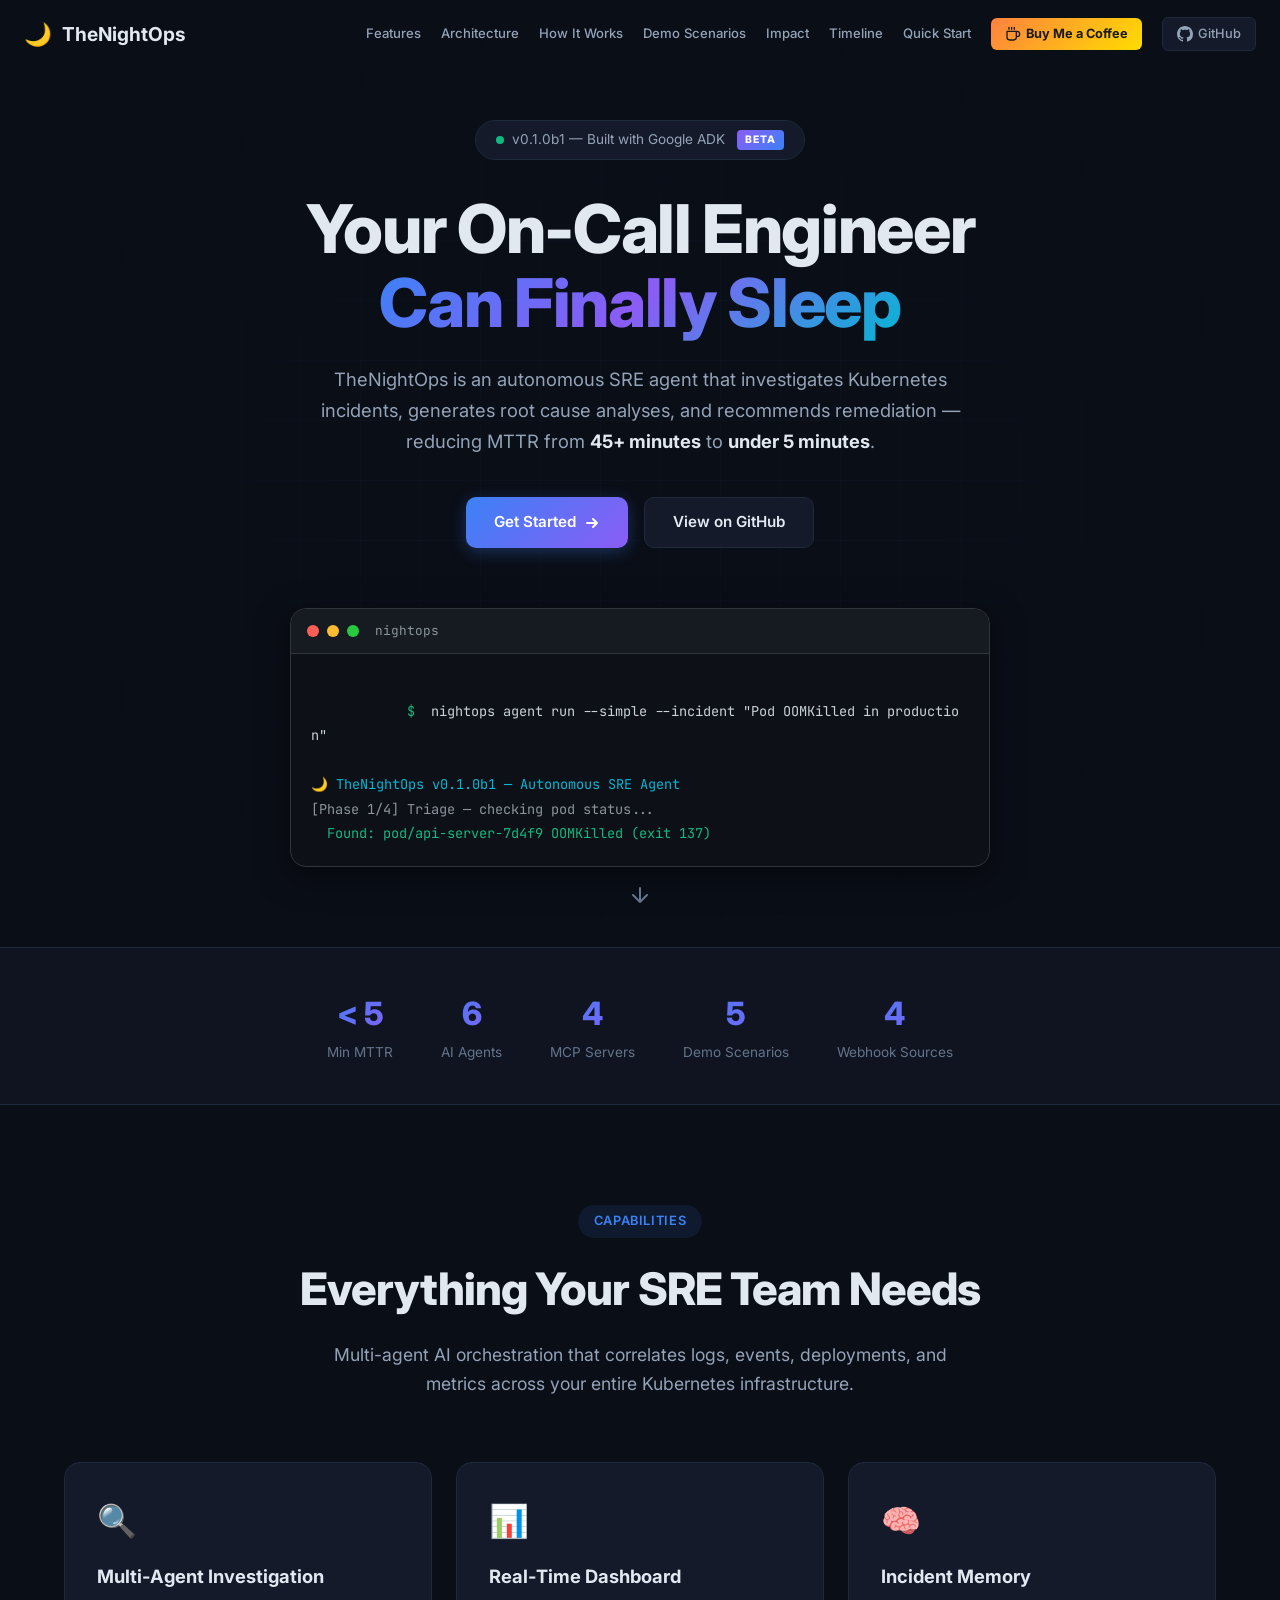
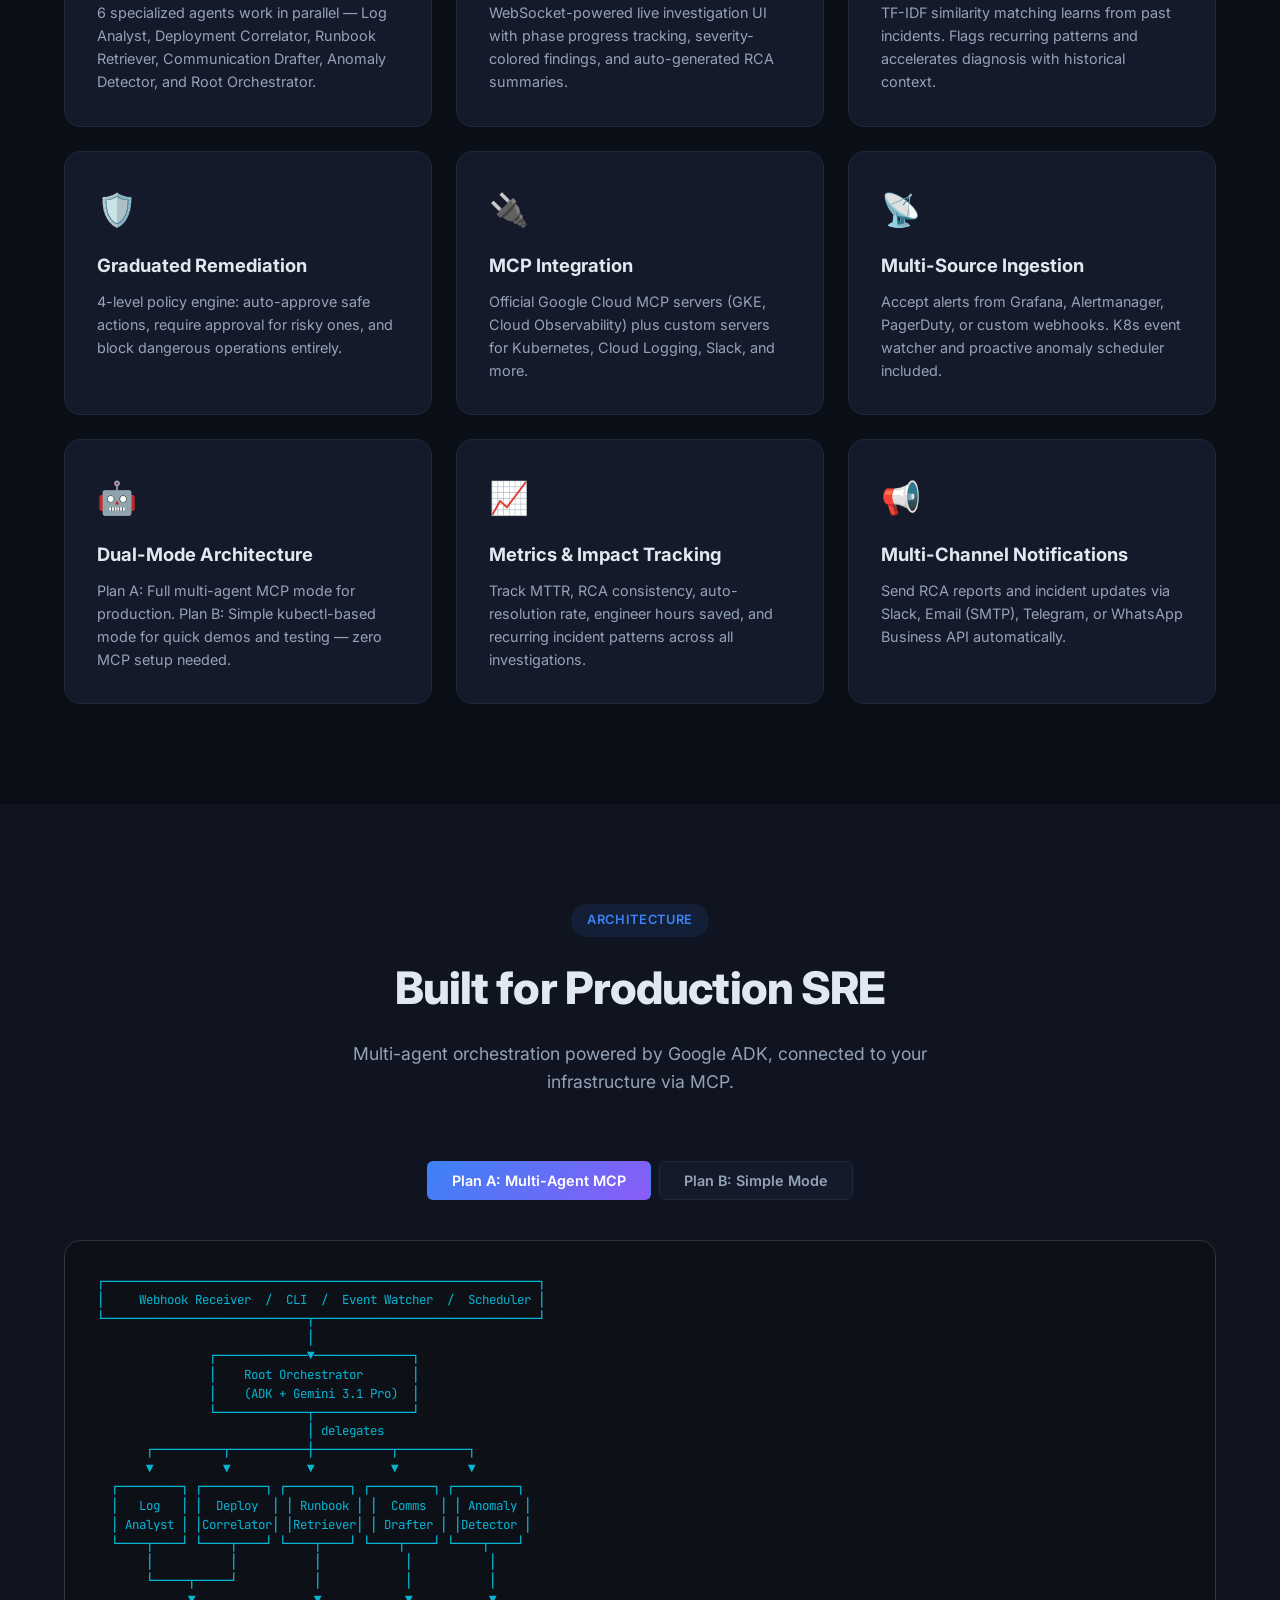
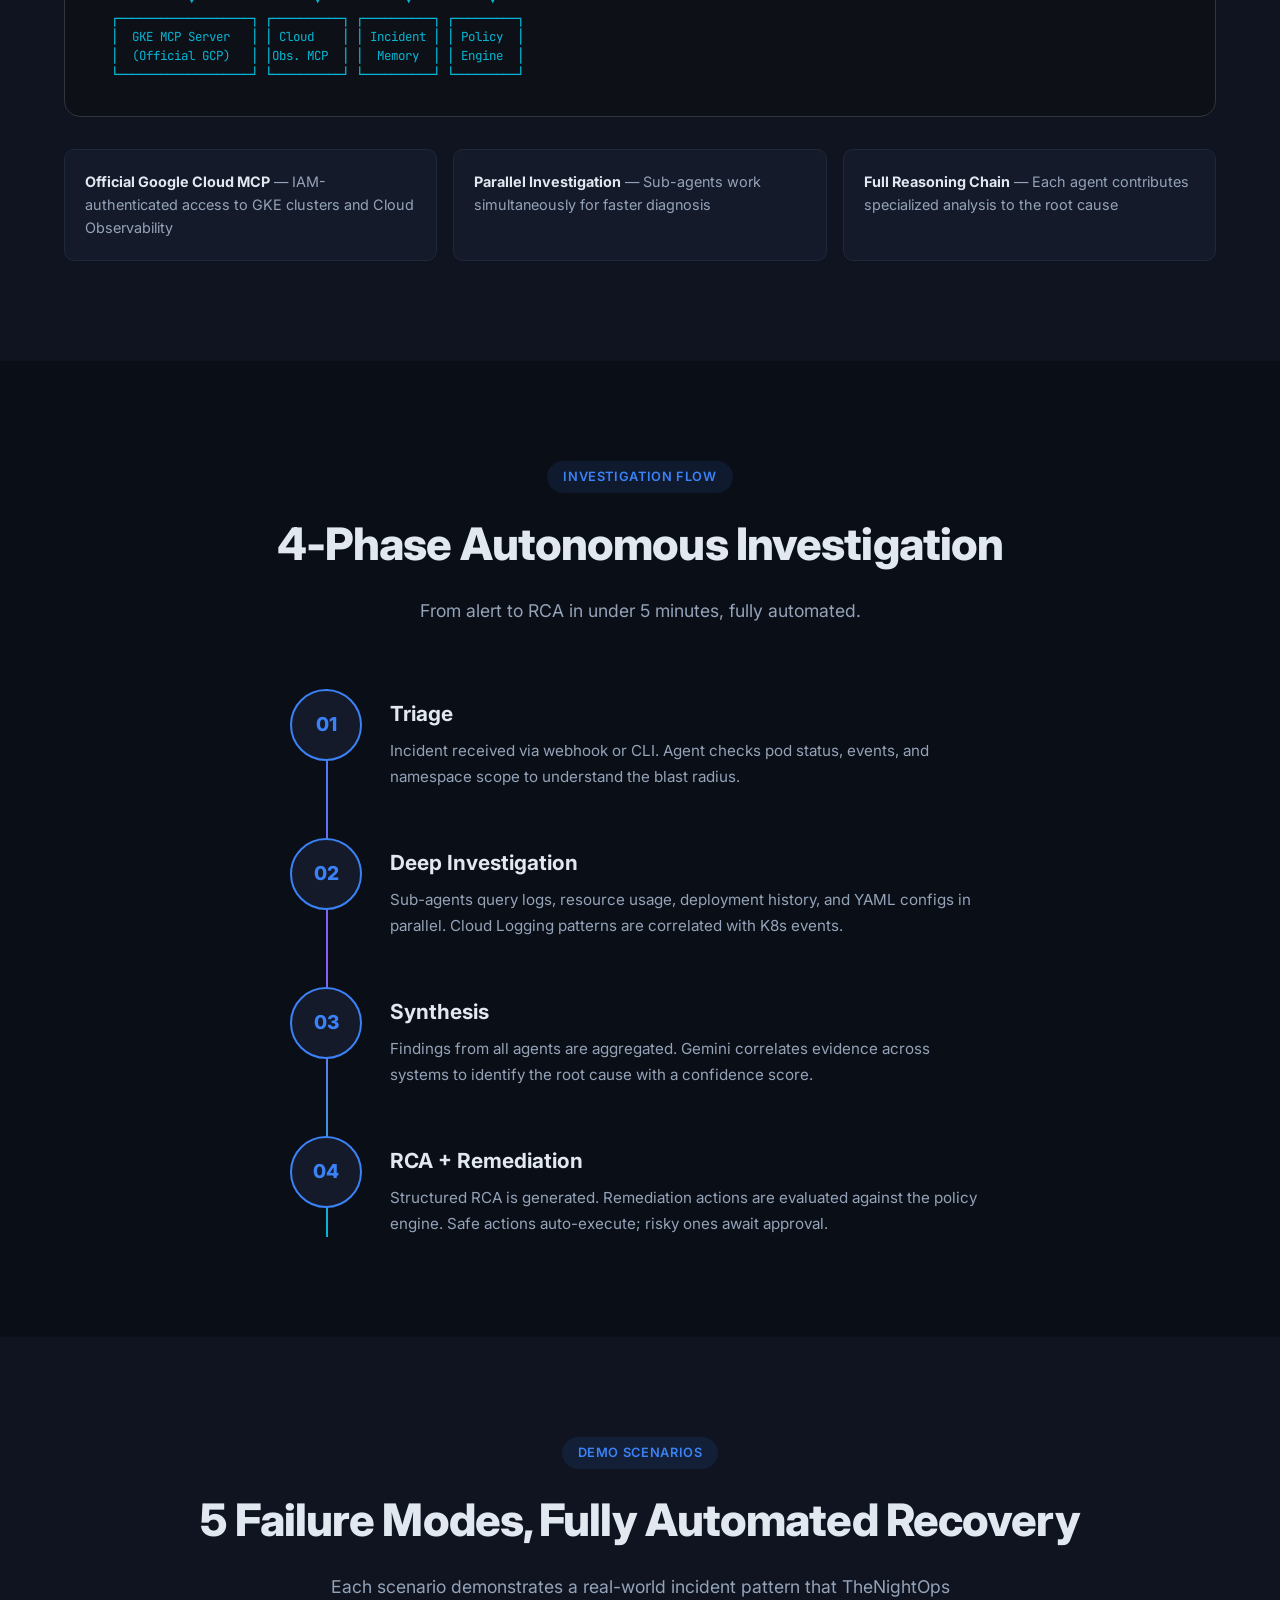
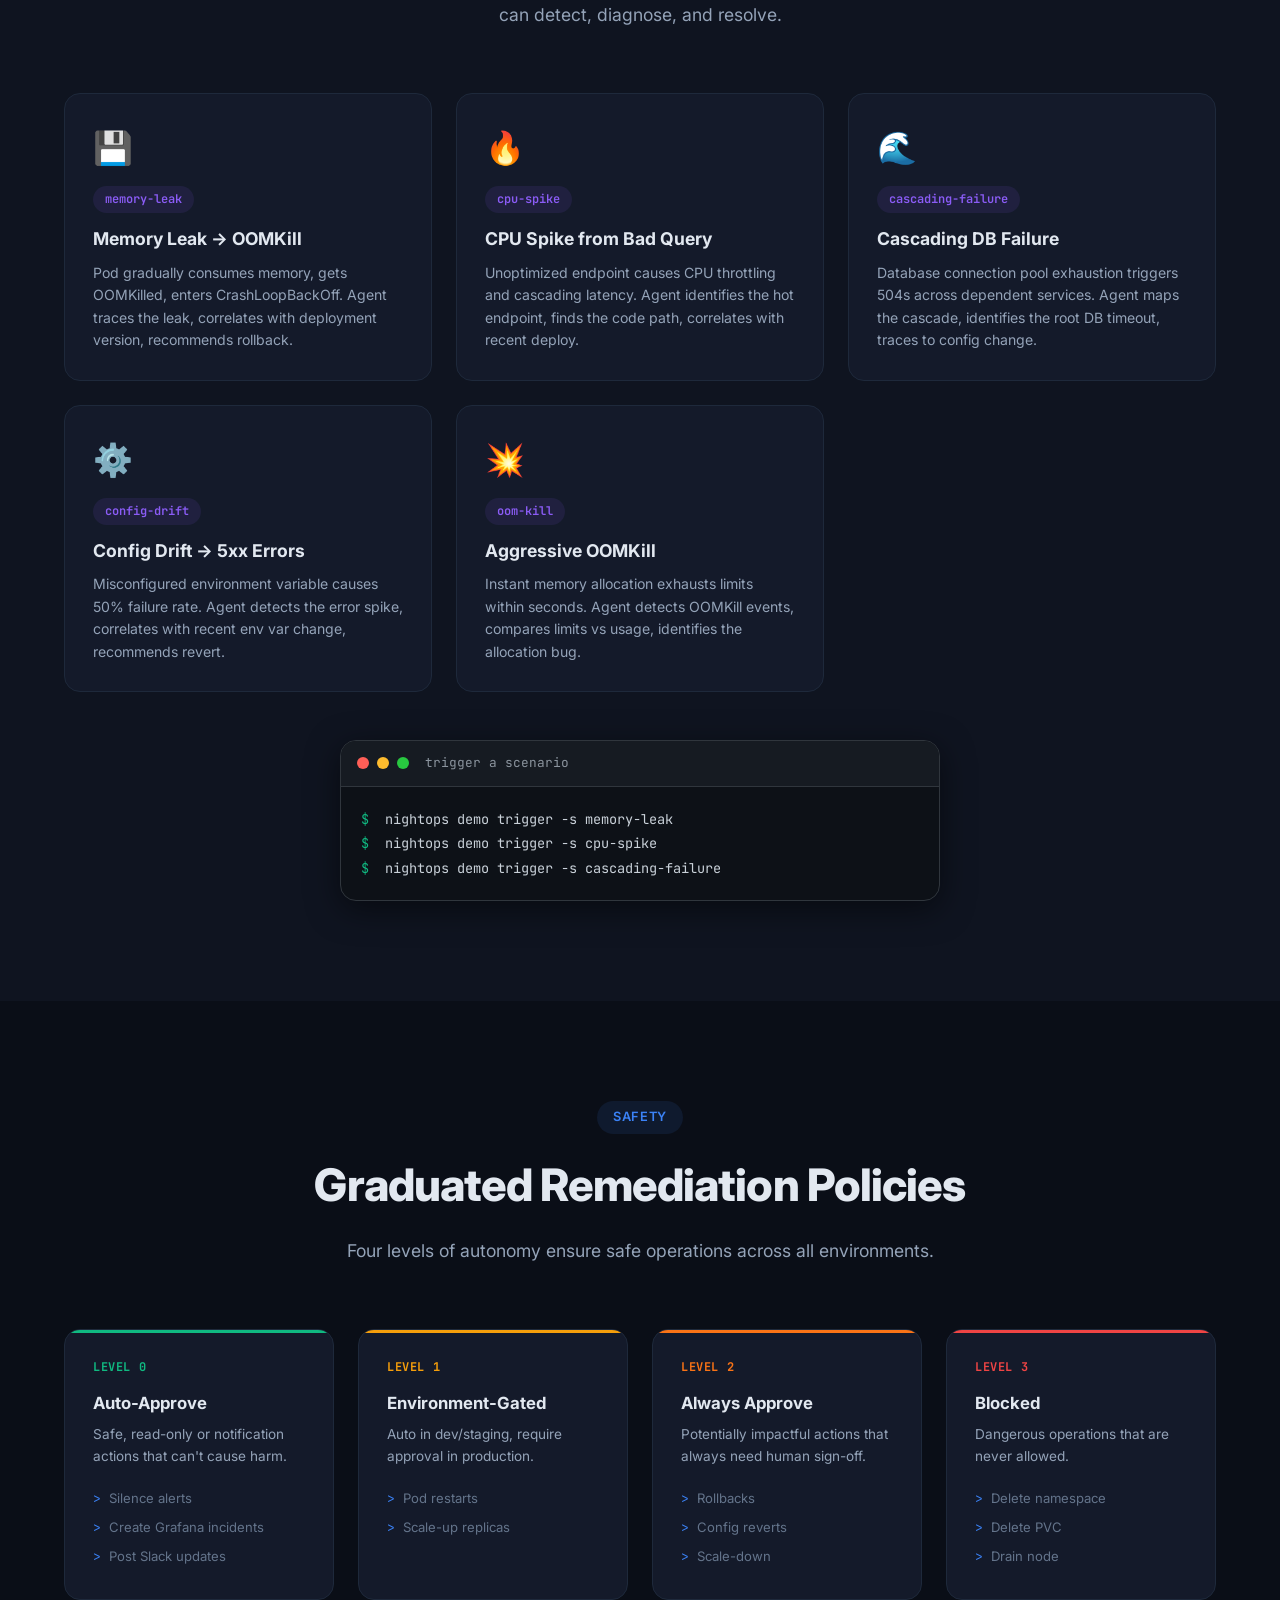
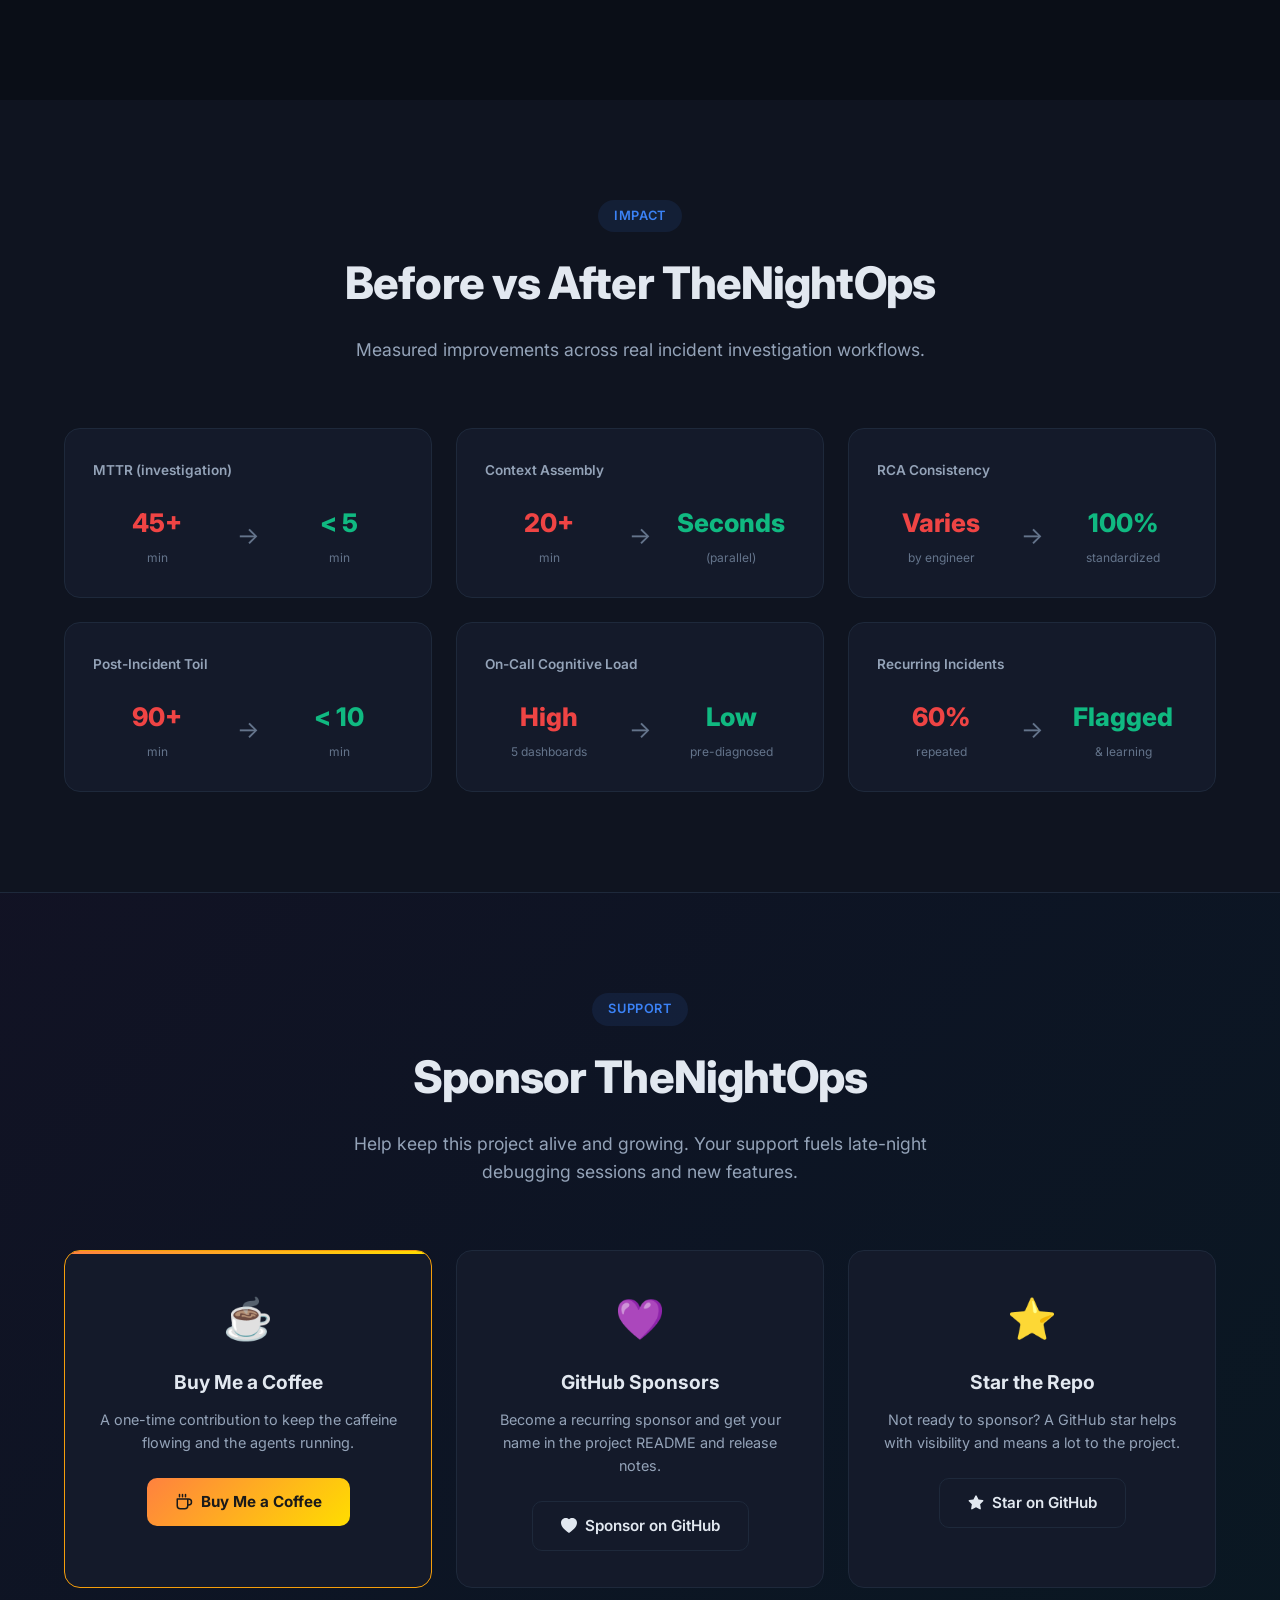
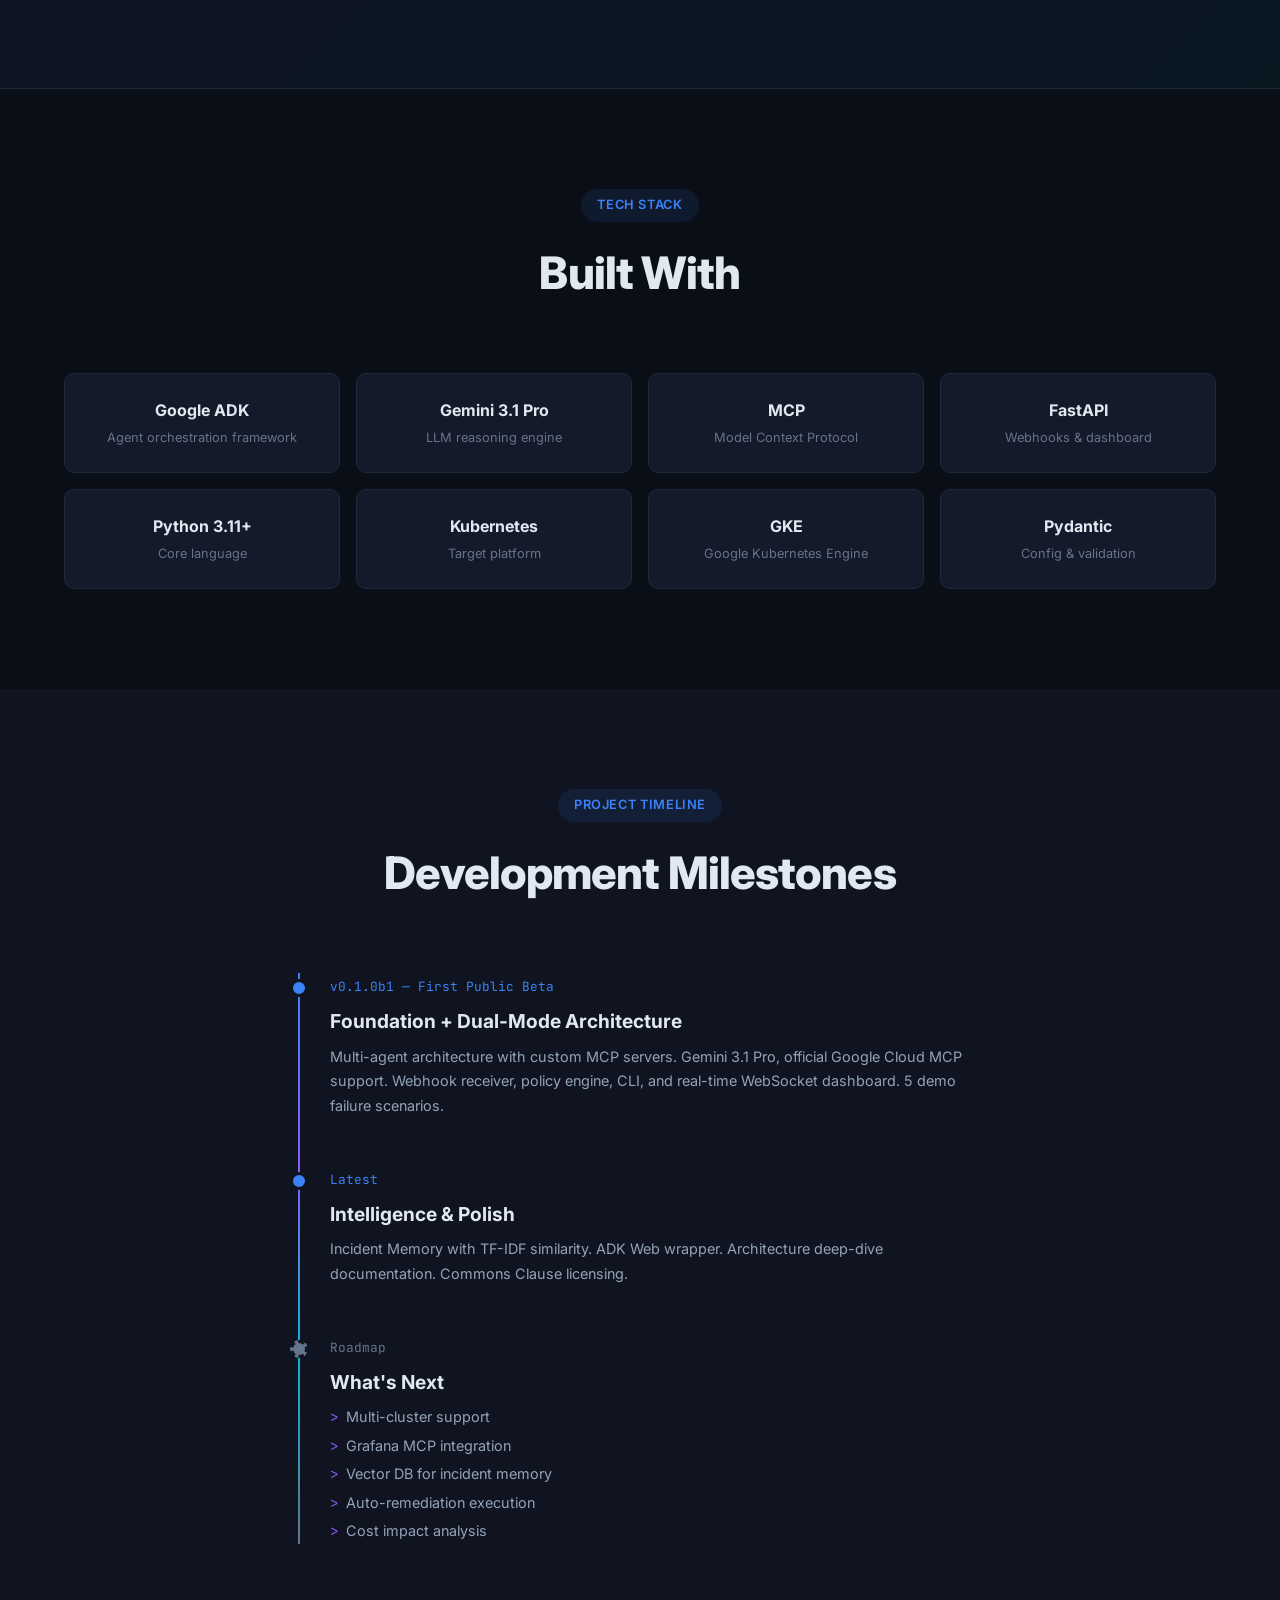
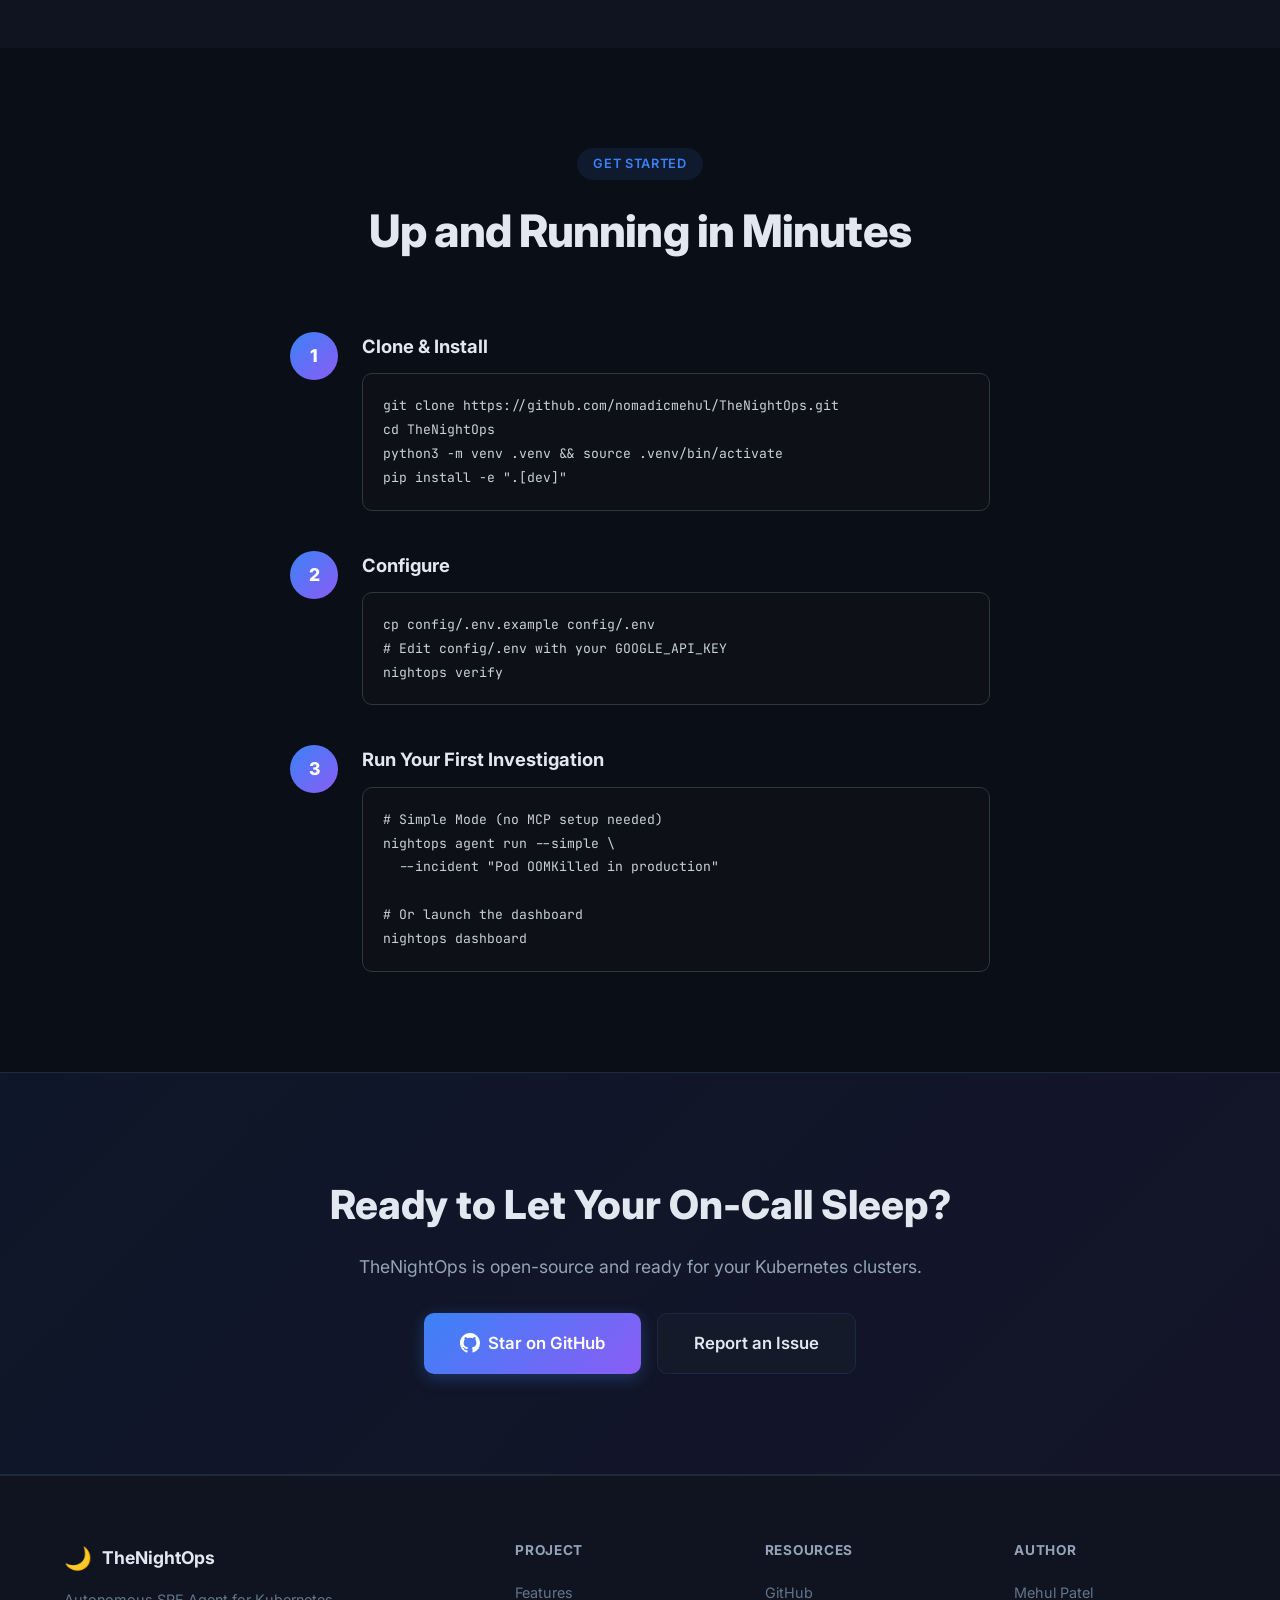
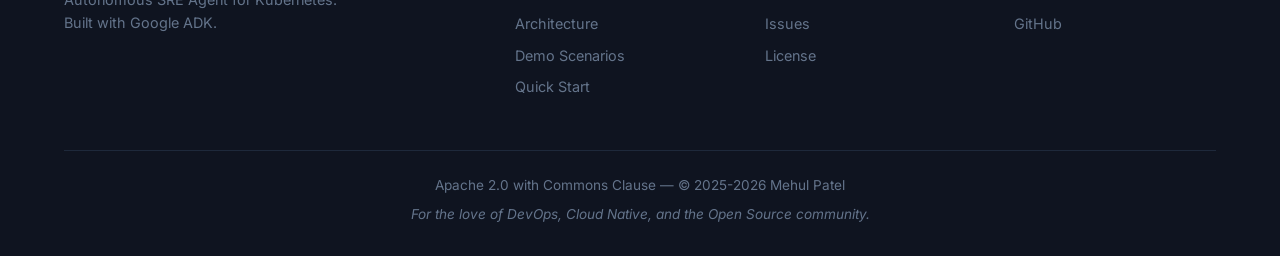
<file: docs/index.html>
<!DOCTYPE html>
<html lang="en">
<head>
  <meta charset="UTF-8">
  <meta name="viewport" content="width=device-width, initial-scale=1.0">
  <title>TheNightOps — Autonomous SRE Agent for Kubernetes</title>
  <meta name="description" content="AI-powered SRE agent that investigates Kubernetes incidents, generates root cause analyses, and recommends remediation — so your on-call engineer can sleep.">
  <meta name="keywords" content="kubernetes, SRE, incident response, AI agent, Google ADK, MCP, DevOps, autonomous operations">
  <meta name="author" content="Mehul Patel">

  <!-- Open Graph -->
  <meta property="og:title" content="TheNightOps — Autonomous SRE Agent for Kubernetes">
  <meta property="og:description" content="AI-powered incident investigation that reduces MTTR from 45+ minutes to under 5 minutes.">
  <meta property="og:type" content="website">
  <meta property="og:url" content="https://nomadicmehul.github.io/TheNightOps/">

  <!-- Twitter Card -->
  <meta name="twitter:card" content="summary_large_image">
  <meta name="twitter:title" content="TheNightOps — Autonomous SRE Agent">
  <meta name="twitter:description" content="AI-powered Kubernetes incident investigation. MTTR from 45 min to under 5 min.">

  <!-- Favicon -->
  <link rel="icon" href="data:image/svg+xml,<svg xmlns='http://www.w3.org/2000/svg' viewBox='0 0 100 100'><text y='.9em' font-size='90'>🌙</text></svg>">

  <!-- Fonts -->
  <link rel="preconnect" href="https://fonts.googleapis.com">
  <link rel="preconnect" href="https://fonts.gstatic.com" crossorigin>
  <link href="https://fonts.googleapis.com/css2?family=Inter:wght@300;400;500;600;700;800;900&family=JetBrains+Mono:wght@400;500;600&display=swap" rel="stylesheet">

  <link rel="stylesheet" href="assets/style.css">
</head>
<body>

  <!-- Navigation -->
  <nav class="navbar" id="navbar">
    <div class="nav-container">
      <a href="#" class="nav-logo">
        <span class="logo-icon">🌙</span>
        <span class="logo-text">TheNightOps</span>
      </a>
      <div class="nav-links" id="navLinks">
        <a href="#features" class="nav-link">Features</a>
        <a href="#architecture" class="nav-link">Architecture</a>
        <a href="#how-it-works" class="nav-link">How It Works</a>
        <a href="#demo" class="nav-link">Demo Scenarios</a>
        <a href="#metrics" class="nav-link">Impact</a>
        <a href="#timeline" class="nav-link">Timeline</a>
        <a href="#quickstart" class="nav-link">Quick Start</a>
        <a href="https://www.buymeacoffee.com/nomadicmehul" class="nav-link nav-coffee" target="_blank" rel="noopener">
          <svg width="16" height="16" viewBox="0 0 24 24" fill="none"><path d="M17 8h1a4 4 0 010 8h-1M3 8h14v9a4 4 0 01-4 4H7a4 4 0 01-4-4V8zM6 2v3M10 2v3M14 2v3" stroke="currentColor" stroke-width="2" stroke-linecap="round" stroke-linejoin="round"/></svg>
          Buy Me a Coffee
        </a>
        <a href="https://github.com/nomadicmehul/TheNightOps" class="nav-link nav-cta" target="_blank" rel="noopener">
          <svg class="github-icon" viewBox="0 0 16 16" width="16" height="16"><path fill="currentColor" d="M8 0C3.58 0 0 3.58 0 8c0 3.54 2.29 6.53 5.47 7.59.4.07.55-.17.55-.38 0-.19-.01-.82-.01-1.49-2.01.37-2.53-.49-2.69-.94-.09-.23-.48-.94-.82-1.13-.28-.15-.68-.52-.01-.53.63-.01 1.08.58 1.23.82.72 1.21 1.87.87 2.33.66.07-.52.28-.87.51-1.07-1.78-.2-3.64-.89-3.64-3.95 0-.87.31-1.59.82-2.15-.08-.2-.36-1.02.08-2.12 0 0 .67-.21 2.2.82.64-.18 1.32-.27 2-.27.68 0 1.36.09 2 .27 1.53-1.04 2.2-.82 2.2-.82.44 1.1.16 1.92.08 2.12.51.56.82 1.27.82 2.15 0 3.07-1.87 3.75-3.65 3.95.29.25.54.73.54 1.48 0 1.07-.01 1.93-.01 2.2 0 .21.15.46.55.38A8.013 8.013 0 0016 8c0-4.42-3.58-8-8-8z"></path></svg>
          GitHub
        </a>
      </div>
      <button class="nav-toggle" id="navToggle" aria-label="Toggle navigation">
        <span></span><span></span><span></span>
      </button>
    </div>
  </nav>

  <!-- Hero Section -->
  <section class="hero" id="hero">
    <div class="hero-bg">
      <div class="stars" id="stars"></div>
      <div class="grid-overlay"></div>
    </div>
    <div class="container hero-content">
      <div class="hero-badge">
        <span class="badge-dot"></span>
        v0.1.0b1 &mdash; Built with Google ADK
        <span class="badge-beta">BETA</span>
      </div>
      <h1 class="hero-title">
        Your On-Call Engineer<br>
        <span class="gradient-text">Can Finally Sleep</span>
      </h1>
      <p class="hero-subtitle">
        TheNightOps is an autonomous SRE agent that investigates Kubernetes incidents,
        generates root cause analyses, and recommends remediation &mdash; reducing MTTR
        from <strong>45+ minutes</strong> to <strong>under 5 minutes</strong>.
      </p>
      <div class="hero-actions">
        <a href="#quickstart" class="btn btn-primary">
          Get Started
          <svg width="16" height="16" viewBox="0 0 16 16" fill="none"><path d="M3 8h10M9 4l4 4-4 4" stroke="currentColor" stroke-width="2" stroke-linecap="round" stroke-linejoin="round"/></svg>
        </a>
        <a href="https://github.com/nomadicmehul/TheNightOps" class="btn btn-secondary" target="_blank" rel="noopener">
          View on GitHub
        </a>
      </div>
      <div class="hero-terminal">
        <div class="terminal-header">
          <span class="terminal-dot red"></span>
          <span class="terminal-dot yellow"></span>
          <span class="terminal-dot green"></span>
          <span class="terminal-title">nightops</span>
        </div>
        <div class="terminal-body" id="terminalBody">
          <div class="terminal-line">
            <span class="prompt">$</span> nightops agent run --simple --incident "Pod OOMKilled in production"
          </div>
        </div>
      </div>
    </div>
    <div class="hero-scroll">
      <a href="#features" aria-label="Scroll down">
        <svg width="24" height="24" viewBox="0 0 24 24" fill="none"><path d="M12 5v14M5 12l7 7 7-7" stroke="currentColor" stroke-width="2" stroke-linecap="round" stroke-linejoin="round"/></svg>
      </a>
    </div>
  </section>

  <!-- Stats Bar -->
  <section class="stats-bar">
    <div class="container">
      <div class="stats-grid">
        <div class="stat-item" data-count="5">
          <span class="stat-number">< 5</span>
          <span class="stat-label">Min MTTR</span>
        </div>
        <div class="stat-item">
          <span class="stat-number">6</span>
          <span class="stat-label">AI Agents</span>
        </div>
        <div class="stat-item">
          <span class="stat-number">4</span>
          <span class="stat-label">MCP Servers</span>
        </div>
        <div class="stat-item">
          <span class="stat-number">5</span>
          <span class="stat-label">Demo Scenarios</span>
        </div>
        <div class="stat-item">
          <span class="stat-number">4</span>
          <span class="stat-label">Webhook Sources</span>
        </div>
      </div>
    </div>
  </section>

  <!-- Features Section -->
  <section class="section" id="features">
    <div class="container">
      <div class="section-header">
        <span class="section-tag">Capabilities</span>
        <h2 class="section-title">Everything Your SRE Team Needs</h2>
        <p class="section-subtitle">Multi-agent AI orchestration that correlates logs, events, deployments, and metrics across your entire Kubernetes infrastructure.</p>
      </div>
      <div class="features-grid">
        <div class="feature-card" data-aos>
          <div class="feature-icon">🔍</div>
          <h3>Multi-Agent Investigation</h3>
          <p>6 specialized agents work in parallel &mdash; Log Analyst, Deployment Correlator, Runbook Retriever, Communication Drafter, Anomaly Detector, and Root Orchestrator.</p>
        </div>
        <div class="feature-card" data-aos>
          <div class="feature-icon">📊</div>
          <h3>Real-Time Dashboard</h3>
          <p>WebSocket-powered live investigation UI with phase progress tracking, severity-colored findings, and auto-generated RCA summaries.</p>
        </div>
        <div class="feature-card" data-aos>
          <div class="feature-icon">🧠</div>
          <h3>Incident Memory</h3>
          <p>TF-IDF similarity matching learns from past incidents. Flags recurring patterns and accelerates diagnosis with historical context.</p>
        </div>
        <div class="feature-card" data-aos>
          <div class="feature-icon">🛡️</div>
          <h3>Graduated Remediation</h3>
          <p>4-level policy engine: auto-approve safe actions, require approval for risky ones, and block dangerous operations entirely.</p>
        </div>
        <div class="feature-card" data-aos>
          <div class="feature-icon">🔌</div>
          <h3>MCP Integration</h3>
          <p>Official Google Cloud MCP servers (GKE, Cloud Observability) plus custom servers for Kubernetes, Cloud Logging, Slack, and more.</p>
        </div>
        <div class="feature-card" data-aos>
          <div class="feature-icon">📡</div>
          <h3>Multi-Source Ingestion</h3>
          <p>Accept alerts from Grafana, Alertmanager, PagerDuty, or custom webhooks. K8s event watcher and proactive anomaly scheduler included.</p>
        </div>
        <div class="feature-card" data-aos>
          <div class="feature-icon">🤖</div>
          <h3>Dual-Mode Architecture</h3>
          <p>Plan A: Full multi-agent MCP mode for production. Plan B: Simple kubectl-based mode for quick demos and testing &mdash; zero MCP setup needed.</p>
        </div>
        <div class="feature-card" data-aos>
          <div class="feature-icon">📈</div>
          <h3>Metrics & Impact Tracking</h3>
          <p>Track MTTR, RCA consistency, auto-resolution rate, engineer hours saved, and recurring incident patterns across all investigations.</p>
        </div>
        <div class="feature-card" data-aos>
          <div class="feature-icon">📢</div>
          <h3>Multi-Channel Notifications</h3>
          <p>Send RCA reports and incident updates via Slack, Email (SMTP), Telegram, or WhatsApp Business API automatically.</p>
        </div>
      </div>
    </div>
  </section>

  <!-- Architecture Section -->
  <section class="section section-dark" id="architecture">
    <div class="container">
      <div class="section-header">
        <span class="section-tag">Architecture</span>
        <h2 class="section-title">Built for Production SRE</h2>
        <p class="section-subtitle">Multi-agent orchestration powered by Google ADK, connected to your infrastructure via MCP.</p>
      </div>
      <div class="arch-tabs">
        <button class="arch-tab active" data-tab="plana">Plan A: Multi-Agent MCP</button>
        <button class="arch-tab" data-tab="planb">Plan B: Simple Mode</button>
      </div>
      <div class="arch-content">
        <div class="arch-panel active" id="plana">
          <div class="arch-diagram">
<pre class="arch-ascii">
┌──────────────────────────────────────────────────────────────┐
│     Webhook Receiver  /  CLI  /  Event Watcher  /  Scheduler │
└─────────────────────────────┬────────────────────────────────┘
                              │
                ┌─────────────▼──────────────┐
                │    Root Orchestrator       │
                │    (ADK + Gemini 3.1 Pro)  │
                └─────────────┬──────────────┘
                              │ delegates
       ┌──────────┬───────────┼───────────┬──────────┐
       ▼          ▼           ▼           ▼          ▼
  ┌─────────┐ ┌─────────┐ ┌─────────┐ ┌─────────┐ ┌─────────┐
  │   Log   │ │  Deploy  │ │ Runbook │ │  Comms  │ │ Anomaly │
  │ Analyst │ │Correlator│ │Retriever│ │ Drafter │ │Detector │
  └────┬────┘ └────┬────┘ └────┬────┘ └────┬────┘ └────┬────┘
       │           │           │            │           │
       └─────┬─────┘           │            │           │
             ▼                 ▼            ▼           ▼
  ┌───────────────────┐ ┌──────────┐ ┌──────────┐ ┌─────────┐
  │  GKE MCP Server   │ │ Cloud    │ │ Incident │ │ Policy  │
  │  (Official GCP)   │ │Obs. MCP  │ │  Memory  │ │ Engine  │
  └───────────────────┘ └──────────┘ └──────────┘ └─────────┘
</pre>
          </div>
          <div class="arch-features">
            <div class="arch-feature">
              <strong>Official Google Cloud MCP</strong> &mdash; IAM-authenticated access to GKE clusters and Cloud Observability
            </div>
            <div class="arch-feature">
              <strong>Parallel Investigation</strong> &mdash; Sub-agents work simultaneously for faster diagnosis
            </div>
            <div class="arch-feature">
              <strong>Full Reasoning Chain</strong> &mdash; Each agent contributes specialized analysis to the root cause
            </div>
          </div>
        </div>
        <div class="arch-panel" id="planb">
          <div class="arch-diagram">
<pre class="arch-ascii">
┌──────────────────────────────────────────────────────┐
│     Webhook Receiver  /  CLI  /  Event Watcher       │
└────────────────────────┬─────────────────────────────┘
                         │
              ┌──────────▼──────────┐
              │    Simple Agent     │
              │  (ADK + Gemini)     │
              └──────────┬──────────┘
                         │
          ┌──────────────┼──────────────┐
          ▼              ▼              ▼
   ┌────────────┐ ┌────────────┐ ┌────────────┐
   │ kubectl    │ │ kubectl    │ │ kubectl    │
   │ get pods   │ │ logs       │ │ top        │
   │ get events │ │ describe   │ │ rollout    │
   └────────────┘ └────────────┘ └────────────┘
                         │
              (Any kubectl-configured cluster)
</pre>
          </div>
          <div class="arch-features">
            <div class="arch-feature">
              <strong>Zero MCP Setup</strong> &mdash; Works with any cluster where kubectl is configured
            </div>
            <div class="arch-feature">
              <strong>Single Agent</strong> &mdash; Direct kubectl subprocess calls for maximum reliability
            </div>
            <div class="arch-feature">
              <strong>Perfect for Demos</strong> &mdash; Get started in minutes, no GCP project required
            </div>
          </div>
        </div>
      </div>
    </div>
  </section>

  <!-- How It Works -->
  <section class="section" id="how-it-works">
    <div class="container">
      <div class="section-header">
        <span class="section-tag">Investigation Flow</span>
        <h2 class="section-title">4-Phase Autonomous Investigation</h2>
        <p class="section-subtitle">From alert to RCA in under 5 minutes, fully automated.</p>
      </div>
      <div class="phases-timeline">
        <div class="phase-item" data-aos>
          <div class="phase-number">01</div>
          <div class="phase-content">
            <h3>Triage</h3>
            <p>Incident received via webhook or CLI. Agent checks pod status, events, and namespace scope to understand the blast radius.</p>
          </div>
        </div>
        <div class="phase-item" data-aos>
          <div class="phase-number">02</div>
          <div class="phase-content">
            <h3>Deep Investigation</h3>
            <p>Sub-agents query logs, resource usage, deployment history, and YAML configs in parallel. Cloud Logging patterns are correlated with K8s events.</p>
          </div>
        </div>
        <div class="phase-item" data-aos>
          <div class="phase-number">03</div>
          <div class="phase-content">
            <h3>Synthesis</h3>
            <p>Findings from all agents are aggregated. Gemini correlates evidence across systems to identify the root cause with a confidence score.</p>
          </div>
        </div>
        <div class="phase-item" data-aos>
          <div class="phase-number">04</div>
          <div class="phase-content">
            <h3>RCA + Remediation</h3>
            <p>Structured RCA is generated. Remediation actions are evaluated against the policy engine. Safe actions auto-execute; risky ones await approval.</p>
          </div>
        </div>
      </div>
    </div>
  </section>

  <!-- Demo Scenarios -->
  <section class="section section-dark" id="demo">
    <div class="container">
      <div class="section-header">
        <span class="section-tag">Demo Scenarios</span>
        <h2 class="section-title">5 Failure Modes, Fully Automated Recovery</h2>
        <p class="section-subtitle">Each scenario demonstrates a real-world incident pattern that TheNightOps can detect, diagnose, and resolve.</p>
      </div>
      <div class="scenarios-grid">
        <div class="scenario-card" data-aos>
          <div class="scenario-icon">💾</div>
          <div class="scenario-tag">memory-leak</div>
          <h3>Memory Leak &rarr; OOMKill</h3>
          <p>Pod gradually consumes memory, gets OOMKilled, enters CrashLoopBackOff. Agent traces the leak, correlates with deployment version, recommends rollback.</p>
        </div>
        <div class="scenario-card" data-aos>
          <div class="scenario-icon">🔥</div>
          <div class="scenario-tag">cpu-spike</div>
          <h3>CPU Spike from Bad Query</h3>
          <p>Unoptimized endpoint causes CPU throttling and cascading latency. Agent identifies the hot endpoint, finds the code path, correlates with recent deploy.</p>
        </div>
        <div class="scenario-card" data-aos>
          <div class="scenario-icon">🌊</div>
          <div class="scenario-tag">cascading-failure</div>
          <h3>Cascading DB Failure</h3>
          <p>Database connection pool exhaustion triggers 504s across dependent services. Agent maps the cascade, identifies the root DB timeout, traces to config change.</p>
        </div>
        <div class="scenario-card" data-aos>
          <div class="scenario-icon">⚙️</div>
          <div class="scenario-tag">config-drift</div>
          <h3>Config Drift &rarr; 5xx Errors</h3>
          <p>Misconfigured environment variable causes 50% failure rate. Agent detects the error spike, correlates with recent env var change, recommends revert.</p>
        </div>
        <div class="scenario-card" data-aos>
          <div class="scenario-icon">💥</div>
          <div class="scenario-tag">oom-kill</div>
          <h3>Aggressive OOMKill</h3>
          <p>Instant memory allocation exhausts limits within seconds. Agent detects OOMKill events, compares limits vs usage, identifies the allocation bug.</p>
        </div>
      </div>
      <div class="scenario-command">
        <div class="terminal-header">
          <span class="terminal-dot red"></span>
          <span class="terminal-dot yellow"></span>
          <span class="terminal-dot green"></span>
          <span class="terminal-title">trigger a scenario</span>
        </div>
        <div class="terminal-body">
          <div class="terminal-line"><span class="prompt">$</span> nightops demo trigger -s memory-leak</div>
          <div class="terminal-line"><span class="prompt">$</span> nightops demo trigger -s cpu-spike</div>
          <div class="terminal-line"><span class="prompt">$</span> nightops demo trigger -s cascading-failure</div>
        </div>
      </div>
    </div>
  </section>

  <!-- Remediation Policies -->
  <section class="section" id="remediation">
    <div class="container">
      <div class="section-header">
        <span class="section-tag">Safety</span>
        <h2 class="section-title">Graduated Remediation Policies</h2>
        <p class="section-subtitle">Four levels of autonomy ensure safe operations across all environments.</p>
      </div>
      <div class="policy-grid">
        <div class="policy-card policy-level-0" data-aos>
          <div class="policy-level">Level 0</div>
          <h3>Auto-Approve</h3>
          <p>Safe, read-only or notification actions that can't cause harm.</p>
          <ul>
            <li>Silence alerts</li>
            <li>Create Grafana incidents</li>
            <li>Post Slack updates</li>
          </ul>
        </div>
        <div class="policy-card policy-level-1" data-aos>
          <div class="policy-level">Level 1</div>
          <h3>Environment-Gated</h3>
          <p>Auto in dev/staging, require approval in production.</p>
          <ul>
            <li>Pod restarts</li>
            <li>Scale-up replicas</li>
          </ul>
        </div>
        <div class="policy-card policy-level-2" data-aos>
          <div class="policy-level">Level 2</div>
          <h3>Always Approve</h3>
          <p>Potentially impactful actions that always need human sign-off.</p>
          <ul>
            <li>Rollbacks</li>
            <li>Config reverts</li>
            <li>Scale-down</li>
          </ul>
        </div>
        <div class="policy-card policy-level-3" data-aos>
          <div class="policy-level">Level 3</div>
          <h3>Blocked</h3>
          <p>Dangerous operations that are never allowed.</p>
          <ul>
            <li>Delete namespace</li>
            <li>Delete PVC</li>
            <li>Drain node</li>
          </ul>
        </div>
      </div>
    </div>
  </section>

  <!-- Metrics / Impact Section -->
  <section class="section section-dark" id="metrics">
    <div class="container">
      <div class="section-header">
        <span class="section-tag">Impact</span>
        <h2 class="section-title">Before vs After TheNightOps</h2>
        <p class="section-subtitle">Measured improvements across real incident investigation workflows.</p>
      </div>
      <div class="metrics-grid">
        <div class="metric-card" data-aos>
          <div class="metric-header">
            <span class="metric-label">MTTR (investigation)</span>
          </div>
          <div class="metric-comparison">
            <div class="metric-before">
              <span class="metric-value">45+</span>
              <span class="metric-unit">min</span>
            </div>
            <div class="metric-arrow">&rarr;</div>
            <div class="metric-after">
              <span class="metric-value">&lt; 5</span>
              <span class="metric-unit">min</span>
            </div>
          </div>
        </div>
        <div class="metric-card" data-aos>
          <div class="metric-header">
            <span class="metric-label">Context Assembly</span>
          </div>
          <div class="metric-comparison">
            <div class="metric-before">
              <span class="metric-value">20+</span>
              <span class="metric-unit">min</span>
            </div>
            <div class="metric-arrow">&rarr;</div>
            <div class="metric-after">
              <span class="metric-value">Seconds</span>
              <span class="metric-unit">(parallel)</span>
            </div>
          </div>
        </div>
        <div class="metric-card" data-aos>
          <div class="metric-header">
            <span class="metric-label">RCA Consistency</span>
          </div>
          <div class="metric-comparison">
            <div class="metric-before">
              <span class="metric-value">Varies</span>
              <span class="metric-unit">by engineer</span>
            </div>
            <div class="metric-arrow">&rarr;</div>
            <div class="metric-after">
              <span class="metric-value">100%</span>
              <span class="metric-unit">standardized</span>
            </div>
          </div>
        </div>
        <div class="metric-card" data-aos>
          <div class="metric-header">
            <span class="metric-label">Post-Incident Toil</span>
          </div>
          <div class="metric-comparison">
            <div class="metric-before">
              <span class="metric-value">90+</span>
              <span class="metric-unit">min</span>
            </div>
            <div class="metric-arrow">&rarr;</div>
            <div class="metric-after">
              <span class="metric-value">&lt; 10</span>
              <span class="metric-unit">min</span>
            </div>
          </div>
        </div>
        <div class="metric-card" data-aos>
          <div class="metric-header">
            <span class="metric-label">On-Call Cognitive Load</span>
          </div>
          <div class="metric-comparison">
            <div class="metric-before">
              <span class="metric-value">High</span>
              <span class="metric-unit">5 dashboards</span>
            </div>
            <div class="metric-arrow">&rarr;</div>
            <div class="metric-after">
              <span class="metric-value">Low</span>
              <span class="metric-unit">pre-diagnosed</span>
            </div>
          </div>
        </div>
        <div class="metric-card" data-aos>
          <div class="metric-header">
            <span class="metric-label">Recurring Incidents</span>
          </div>
          <div class="metric-comparison">
            <div class="metric-before">
              <span class="metric-value">60%</span>
              <span class="metric-unit">repeated</span>
            </div>
            <div class="metric-arrow">&rarr;</div>
            <div class="metric-after">
              <span class="metric-value">Flagged</span>
              <span class="metric-unit">& learning</span>
            </div>
          </div>
        </div>
      </div>
    </div>
  </section>

  <!-- Sponsor Section -->
  <section class="section section-sponsor" id="sponsor">
    <div class="container">
      <div class="section-header">
        <span class="section-tag">Support</span>
        <h2 class="section-title">Sponsor TheNightOps</h2>
        <p class="section-subtitle">Help keep this project alive and growing. Your support fuels late-night debugging sessions and new features.</p>
      </div>
      <div class="sponsor-grid">
        <div class="sponsor-card sponsor-featured" data-aos>
          <div class="sponsor-icon">☕</div>
          <h3>Buy Me a Coffee</h3>
          <p>A one-time contribution to keep the caffeine flowing and the agents running.</p>
          <a href="https://www.buymeacoffee.com/nomadicmehul" class="btn btn-coffee" target="_blank" rel="noopener">
            <svg width="18" height="18" viewBox="0 0 24 24" fill="none"><path d="M17 8h1a4 4 0 010 8h-1M3 8h14v9a4 4 0 01-4 4H7a4 4 0 01-4-4V8zM6 2v3M10 2v3M14 2v3" stroke="currentColor" stroke-width="2" stroke-linecap="round" stroke-linejoin="round"/></svg>
            Buy Me a Coffee
          </a>
        </div>
        <div class="sponsor-card" data-aos>
          <div class="sponsor-icon">💜</div>
          <h3>GitHub Sponsors</h3>
          <p>Become a recurring sponsor and get your name in the project README and release notes.</p>
          <a href="https://github.com/sponsors/nomadicmehul" class="btn btn-secondary" target="_blank" rel="noopener">
            <svg width="16" height="16" viewBox="0 0 16 16" fill="none"><path d="M8 1.314C12.438-3.248 23.534 4.735 8 15-7.534 4.736 3.562-3.248 8 1.314z" fill="currentColor"/></svg>
            Sponsor on GitHub
          </a>
        </div>
        <div class="sponsor-card" data-aos>
          <div class="sponsor-icon">⭐</div>
          <h3>Star the Repo</h3>
          <p>Not ready to sponsor? A GitHub star helps with visibility and means a lot to the project.</p>
          <a href="https://github.com/nomadicmehul/TheNightOps" class="btn btn-secondary" target="_blank" rel="noopener">
            <svg width="16" height="16" viewBox="0 0 16 16" fill="none"><path d="M8 .25a.75.75 0 01.673.418l1.882 3.815 4.21.612a.75.75 0 01.416 1.279l-3.046 2.97.719 4.192a.75.75 0 01-1.088.791L8 12.347l-3.766 1.98a.75.75 0 01-1.088-.79l.72-4.194L.818 6.374a.75.75 0 01.416-1.28l4.21-.611L7.327.668A.75.75 0 018 .25z" fill="currentColor"/></svg>
            Star on GitHub
          </a>
        </div>
      </div>
    </div>
  </section>

  <!-- Tech Stack -->
  <section class="section" id="tech-stack">
    <div class="container">
      <div class="section-header">
        <span class="section-tag">Tech Stack</span>
        <h2 class="section-title">Built With</h2>
      </div>
      <div class="tech-grid">
        <div class="tech-item" data-aos>
          <div class="tech-name">Google ADK</div>
          <div class="tech-desc">Agent orchestration framework</div>
        </div>
        <div class="tech-item" data-aos>
          <div class="tech-name">Gemini 3.1 Pro</div>
          <div class="tech-desc">LLM reasoning engine</div>
        </div>
        <div class="tech-item" data-aos>
          <div class="tech-name">MCP</div>
          <div class="tech-desc">Model Context Protocol</div>
        </div>
        <div class="tech-item" data-aos>
          <div class="tech-name">FastAPI</div>
          <div class="tech-desc">Webhooks &amp; dashboard</div>
        </div>
        <div class="tech-item" data-aos>
          <div class="tech-name">Python 3.11+</div>
          <div class="tech-desc">Core language</div>
        </div>
        <div class="tech-item" data-aos>
          <div class="tech-name">Kubernetes</div>
          <div class="tech-desc">Target platform</div>
        </div>
        <div class="tech-item" data-aos>
          <div class="tech-name">GKE</div>
          <div class="tech-desc">Google Kubernetes Engine</div>
        </div>
        <div class="tech-item" data-aos>
          <div class="tech-name">Pydantic</div>
          <div class="tech-desc">Config &amp; validation</div>
        </div>
      </div>
    </div>
  </section>

  <!-- Timeline -->
  <section class="section section-dark" id="timeline">
    <div class="container">
      <div class="section-header">
        <span class="section-tag">Project Timeline</span>
        <h2 class="section-title">Development Milestones</h2>
      </div>
      <div class="timeline">
        <div class="timeline-item" data-aos>
          <div class="timeline-marker"></div>
          <div class="timeline-content">
            <span class="timeline-date">v0.1.0b1 &mdash; First Public Beta</span>
            <h3>Foundation + Dual-Mode Architecture</h3>
            <p>Multi-agent architecture with custom MCP servers. Gemini 3.1 Pro, official Google Cloud MCP support. Webhook receiver, policy engine, CLI, and real-time WebSocket dashboard. 5 demo failure scenarios.</p>
          </div>
        </div>
        <div class="timeline-item" data-aos>
          <div class="timeline-marker"></div>
          <div class="timeline-content">
            <span class="timeline-date">Latest</span>
            <h3>Intelligence & Polish</h3>
            <p>Incident Memory with TF-IDF similarity. ADK Web wrapper. Architecture deep-dive documentation. Commons Clause licensing.</p>
          </div>
        </div>
        <div class="timeline-item timeline-future" data-aos>
          <div class="timeline-marker"></div>
          <div class="timeline-content">
            <span class="timeline-date">Roadmap</span>
            <h3>What's Next</h3>
            <ul>
              <li>Multi-cluster support</li>
              <li>Grafana MCP integration</li>
              <li>Vector DB for incident memory</li>
              <li>Auto-remediation execution</li>
              <li>Cost impact analysis</li>
            </ul>
          </div>
        </div>
      </div>
    </div>
  </section>

  <!-- Quick Start -->
  <section class="section" id="quickstart">
    <div class="container">
      <div class="section-header">
        <span class="section-tag">Get Started</span>
        <h2 class="section-title">Up and Running in Minutes</h2>
      </div>
      <div class="quickstart-steps">
        <div class="qs-step" data-aos>
          <div class="qs-number">1</div>
          <div class="qs-content">
            <h3>Clone & Install</h3>
            <div class="code-block">
              <pre><code>git clone https://github.com/nomadicmehul/TheNightOps.git
cd TheNightOps
python3 -m venv .venv && source .venv/bin/activate
pip install -e ".[dev]"</code></pre>
            </div>
          </div>
        </div>
        <div class="qs-step" data-aos>
          <div class="qs-number">2</div>
          <div class="qs-content">
            <h3>Configure</h3>
            <div class="code-block">
              <pre><code>cp config/.env.example config/.env
# Edit config/.env with your GOOGLE_API_KEY
nightops verify</code></pre>
            </div>
          </div>
        </div>
        <div class="qs-step" data-aos>
          <div class="qs-number">3</div>
          <div class="qs-content">
            <h3>Run Your First Investigation</h3>
            <div class="code-block">
              <pre><code># Simple Mode (no MCP setup needed)
nightops agent run --simple \
  --incident "Pod OOMKilled in production"

# Or launch the dashboard
nightops dashboard</code></pre>
            </div>
          </div>
        </div>
      </div>
    </div>
  </section>

  <!-- CTA Section -->
  <section class="section section-cta">
    <div class="container">
      <h2>Ready to Let Your On-Call Sleep?</h2>
      <p>TheNightOps is open-source and ready for your Kubernetes clusters.</p>
      <div class="cta-actions">
        <a href="https://github.com/nomadicmehul/TheNightOps" class="btn btn-primary btn-lg" target="_blank" rel="noopener">
          <svg class="github-icon" viewBox="0 0 16 16" width="20" height="20"><path fill="currentColor" d="M8 0C3.58 0 0 3.58 0 8c0 3.54 2.29 6.53 5.47 7.59.4.07.55-.17.55-.38 0-.19-.01-.82-.01-1.49-2.01.37-2.53-.49-2.69-.94-.09-.23-.48-.94-.82-1.13-.28-.15-.68-.52-.01-.53.63-.01 1.08.58 1.23.82.72 1.21 1.87.87 2.33.66.07-.52.28-.87.51-1.07-1.78-.2-3.64-.89-3.64-3.95 0-.87.31-1.59.82-2.15-.08-.2-.36-1.02.08-2.12 0 0 .67-.21 2.2.82.64-.18 1.32-.27 2-.27.68 0 1.36.09 2 .27 1.53-1.04 2.2-.82 2.2-.82.44 1.1.16 1.92.08 2.12.51.56.82 1.27.82 2.15 0 3.07-1.87 3.75-3.65 3.95.29.25.54.73.54 1.48 0 1.07-.01 1.93-.01 2.2 0 .21.15.46.55.38A8.013 8.013 0 0016 8c0-4.42-3.58-8-8-8z"></path></svg>
          Star on GitHub
        </a>
        <a href="https://github.com/nomadicmehul/TheNightOps/issues" class="btn btn-secondary btn-lg" target="_blank" rel="noopener">
          Report an Issue
        </a>
      </div>
    </div>
  </section>

  <!-- Footer -->
  <footer class="footer">
    <div class="container">
      <div class="footer-grid">
        <div class="footer-brand">
          <div class="footer-logo">
            <span class="logo-icon">🌙</span>
            <span class="logo-text">TheNightOps</span>
          </div>
          <p>Autonomous SRE Agent for Kubernetes.<br>Built with Google ADK.</p>
        </div>
        <div class="footer-links">
          <h4>Project</h4>
          <a href="#features">Features</a>
          <a href="#architecture">Architecture</a>
          <a href="#demo">Demo Scenarios</a>
          <a href="#quickstart">Quick Start</a>
        </div>
        <div class="footer-links">
          <h4>Resources</h4>
          <a href="https://github.com/nomadicmehul/TheNightOps" target="_blank" rel="noopener">GitHub</a>
          <a href="https://github.com/nomadicmehul/TheNightOps/issues" target="_blank" rel="noopener">Issues</a>
          <a href="https://github.com/nomadicmehul/TheNightOps/blob/main/LICENSE" target="_blank" rel="noopener">License</a>
        </div>
        <div class="footer-links">
          <h4>Author</h4>
          <a href="https://nomadicmehul.dev/" target="_blank" rel="noopener">Mehul Patel</a>
          <a href="https://github.com/nomadicmehul" target="_blank" rel="noopener">GitHub</a>

        </div>
      </div>
      <div class="footer-bottom">
        <p>Apache 2.0 with Commons Clause &mdash; &copy; 2025-2026 Mehul Patel</p>
        <p class="footer-tagline">For the love of DevOps, Cloud Native, and the Open Source community.</p>
      </div>
    </div>
  </footer>

  <script src="assets/script.js"></script>
</body>
</html>
</file>
<file: docs/assets/style.css>
/* ============================================
   TheNightOps — Static Website Styles
   Dark theme with neon accents
   ============================================ */

:root {
  --bg-primary: #0a0e17;
  --bg-secondary: #0f1420;
  --bg-card: #141a2a;
  --bg-card-hover: #1a2236;
  --border: #1e293b;
  --border-glow: #3b82f620;

  --text-primary: #e2e8f0;
  --text-secondary: #94a3b8;
  --text-muted: #64748b;

  --accent-blue: #3b82f6;
  --accent-purple: #8b5cf6;
  --accent-cyan: #06b6d4;
  --accent-green: #10b981;
  --accent-yellow: #f59e0b;
  --accent-red: #ef4444;
  --accent-orange: #f97316;

  --gradient-primary: linear-gradient(135deg, #3b82f6, #8b5cf6);
  --gradient-hero: linear-gradient(135deg, #3b82f6 0%, #8b5cf6 50%, #06b6d4 100%);

  --font-sans: 'Inter', -apple-system, BlinkMacSystemFont, 'Segoe UI', sans-serif;
  --font-mono: 'JetBrains Mono', 'Fira Code', monospace;

  --radius-sm: 6px;
  --radius-md: 10px;
  --radius-lg: 16px;
  --radius-xl: 24px;

  --shadow-sm: 0 1px 3px rgba(0, 0, 0, 0.3);
  --shadow-md: 0 4px 12px rgba(0, 0, 0, 0.4);
  --shadow-lg: 0 8px 32px rgba(0, 0, 0, 0.5);
  --shadow-glow: 0 0 40px rgba(59, 130, 246, 0.15);
}

/* ---- Reset & Base ---- */
*, *::before, *::after { box-sizing: border-box; margin: 0; padding: 0; }

html {
  scroll-behavior: smooth;
  -webkit-font-smoothing: antialiased;
}

body {
  font-family: var(--font-sans);
  background: var(--bg-primary);
  color: var(--text-primary);
  line-height: 1.6;
  overflow-x: hidden;
}

a { color: var(--accent-blue); text-decoration: none; transition: color 0.2s; }
a:hover { color: var(--accent-cyan); }

img { max-width: 100%; height: auto; }

.container {
  max-width: 1200px;
  margin: 0 auto;
  padding: 0 24px;
}

/* ---- Navbar ---- */
.navbar {
  position: fixed;
  top: 0;
  left: 0;
  right: 0;
  z-index: 1000;
  padding: 16px 0;
  transition: all 0.3s ease;
  background: transparent;
}

.navbar.scrolled {
  background: rgba(10, 14, 23, 0.9);
  backdrop-filter: blur(20px);
  border-bottom: 1px solid var(--border);
  padding: 10px 0;
}

.nav-container {
  max-width: 1280px;
  margin: 0 auto;
  padding: 0 24px;
  display: flex;
  align-items: center;
  justify-content: space-between;
}

.nav-logo {
  display: flex;
  align-items: center;
  gap: 10px;
  font-weight: 700;
  font-size: 1.2rem;
  color: var(--text-primary);
  flex-shrink: 0;
  margin-right: 24px;
}

.logo-icon { font-size: 1.4rem; }

.nav-links {
  display: flex;
  align-items: center;
  gap: 20px;
}

.nav-link {
  color: var(--text-secondary);
  font-size: 0.82rem;
  font-weight: 500;
  transition: color 0.2s;
  white-space: nowrap;
}

.nav-link:hover { color: var(--text-primary); }

.nav-cta {
  display: flex;
  align-items: center;
  gap: 5px;
  background: var(--bg-card);
  padding: 6px 14px;
  border-radius: var(--radius-sm);
  border: 1px solid var(--border);
  white-space: nowrap;
  font-size: 0.8rem;
}

.nav-cta:hover {
  border-color: var(--accent-blue);
  color: var(--text-primary);
}

.nav-coffee {
  display: flex;
  align-items: center;
  gap: 5px;
  background: linear-gradient(135deg, #ff813f, #ffdd00);
  padding: 6px 14px;
  border-radius: var(--radius-sm);
  color: #1a1a1a !important;
  font-weight: 700;
  font-size: 0.8rem;
  transition: all 0.25s ease;
  white-space: nowrap;
}

.nav-coffee:hover {
  transform: translateY(-1px);
  box-shadow: 0 6px 25px rgba(255, 129, 63, 0.35);
  color: #1a1a1a !important;
}

.github-icon { flex-shrink: 0; }

.nav-toggle {
  display: none;
  flex-direction: column;
  gap: 5px;
  background: none;
  border: none;
  cursor: pointer;
  padding: 4px;
}

.nav-toggle span {
  width: 24px;
  height: 2px;
  background: var(--text-primary);
  border-radius: 2px;
  transition: all 0.3s;
}

/* ---- Hero ---- */
.hero {
  position: relative;
  min-height: 100vh;
  display: flex;
  align-items: center;
  justify-content: center;
  padding: 120px 0 80px;
  overflow: hidden;
}

.hero-bg {
  position: absolute;
  inset: 0;
  z-index: 0;
}

.stars {
  position: absolute;
  inset: 0;
}

.star {
  position: absolute;
  width: 2px;
  height: 2px;
  background: white;
  border-radius: 50%;
  animation: twinkle var(--duration) ease-in-out infinite;
  opacity: 0;
}

@keyframes twinkle {
  0%, 100% { opacity: 0; }
  50% { opacity: var(--max-opacity); }
}

.grid-overlay {
  position: absolute;
  inset: 0;
  background-image:
    linear-gradient(rgba(59, 130, 246, 0.03) 1px, transparent 1px),
    linear-gradient(90deg, rgba(59, 130, 246, 0.03) 1px, transparent 1px);
  background-size: 60px 60px;
  mask-image: radial-gradient(ellipse at center, black 30%, transparent 70%);
  -webkit-mask-image: radial-gradient(ellipse at center, black 30%, transparent 70%);
}

.hero-content {
  position: relative;
  z-index: 1;
  text-align: center;
  max-width: 800px;
}

.hero-badge {
  display: inline-flex;
  align-items: center;
  gap: 8px;
  background: var(--bg-card);
  border: 1px solid var(--border);
  padding: 8px 20px;
  border-radius: 50px;
  font-size: 0.85rem;
  color: var(--text-secondary);
  margin-bottom: 32px;
}

.badge-dot {
  width: 8px;
  height: 8px;
  background: var(--accent-green);
  border-radius: 50%;
  animation: pulse-dot 2s ease-in-out infinite;
}

.badge-beta {
  background: linear-gradient(135deg, var(--accent-purple), var(--accent-blue));
  color: white;
  font-size: 0.65rem;
  font-weight: 800;
  padding: 2px 8px;
  border-radius: 4px;
  letter-spacing: 0.08em;
  text-transform: uppercase;
  margin-left: 4px;
}

@keyframes pulse-dot {
  0%, 100% { opacity: 1; }
  50% { opacity: 0.4; }
}

.hero-title {
  font-size: clamp(2.5rem, 6vw, 4.2rem);
  font-weight: 800;
  line-height: 1.1;
  margin-bottom: 24px;
  letter-spacing: -0.02em;
}

.gradient-text {
  background: var(--gradient-hero);
  -webkit-background-clip: text;
  background-clip: text;
  -webkit-text-fill-color: transparent;
}

.hero-subtitle {
  font-size: 1.15rem;
  color: var(--text-secondary);
  max-width: 640px;
  margin: 0 auto 40px;
  line-height: 1.7;
}

.hero-subtitle strong {
  color: var(--text-primary);
}

.hero-actions {
  display: flex;
  gap: 16px;
  justify-content: center;
  flex-wrap: wrap;
  margin-bottom: 60px;
}

/* Buttons */
.btn {
  display: inline-flex;
  align-items: center;
  gap: 8px;
  padding: 12px 28px;
  border-radius: var(--radius-md);
  font-weight: 600;
  font-size: 0.95rem;
  transition: all 0.25s ease;
  cursor: pointer;
  border: none;
}

.btn-primary {
  background: var(--gradient-primary);
  color: white;
  box-shadow: 0 4px 16px rgba(59, 130, 246, 0.3);
}

.btn-primary:hover {
  transform: translateY(-2px);
  box-shadow: 0 8px 24px rgba(59, 130, 246, 0.4);
  color: white;
}

.btn-secondary {
  background: var(--bg-card);
  color: var(--text-primary);
  border: 1px solid var(--border);
}

.btn-secondary:hover {
  border-color: var(--accent-blue);
  background: var(--bg-card-hover);
  color: var(--text-primary);
}

.btn-lg {
  padding: 16px 36px;
  font-size: 1.05rem;
}

/* Terminal */
.hero-terminal, .scenario-command {
  background: #0d1117;
  border: 1px solid #30363d;
  border-radius: var(--radius-lg);
  overflow: hidden;
  text-align: left;
  max-width: 700px;
  margin: 0 auto;
  box-shadow: var(--shadow-lg);
}

.terminal-header {
  display: flex;
  align-items: center;
  gap: 8px;
  padding: 12px 16px;
  background: #161b22;
  border-bottom: 1px solid #30363d;
}

.terminal-dot {
  width: 12px;
  height: 12px;
  border-radius: 50%;
}

.terminal-dot.red { background: #ff5f57; }
.terminal-dot.yellow { background: #febc2e; }
.terminal-dot.green { background: #28c840; }

.terminal-title {
  margin-left: 8px;
  font-size: 0.8rem;
  color: #8b949e;
  font-family: var(--font-mono);
}

.terminal-body {
  padding: 20px;
  font-family: var(--font-mono);
  font-size: 0.85rem;
  line-height: 1.8;
}

.terminal-line {
  color: #c9d1d9;
  white-space: pre-wrap;
  word-break: break-all;
}

.terminal-line .prompt {
  color: var(--accent-green);
  margin-right: 8px;
}

.terminal-line.output {
  color: #8b949e;
}

.terminal-line.success {
  color: var(--accent-green);
}

.terminal-line.info {
  color: var(--accent-cyan);
}

.terminal-line.warn {
  color: var(--accent-yellow);
}

.hero-scroll {
  position: absolute;
  bottom: 32px;
  left: 50%;
  transform: translateX(-50%);
  z-index: 1;
  animation: float 3s ease-in-out infinite;
}

.hero-scroll a { color: var(--text-muted); }
.hero-scroll a:hover { color: var(--text-primary); }

@keyframes float {
  0%, 100% { transform: translateX(-50%) translateY(0); }
  50% { transform: translateX(-50%) translateY(8px); }
}

/* ---- Stats Bar ---- */
.stats-bar {
  background: var(--bg-secondary);
  border-top: 1px solid var(--border);
  border-bottom: 1px solid var(--border);
  padding: 40px 0;
}

.stats-grid {
  display: flex;
  justify-content: center;
  gap: 48px;
  flex-wrap: wrap;
}

.stat-item { text-align: center; }

.stat-number {
  display: block;
  font-size: 2rem;
  font-weight: 800;
  background: var(--gradient-primary);
  -webkit-background-clip: text;
  background-clip: text;
  -webkit-text-fill-color: transparent;
}

.stat-label {
  font-size: 0.85rem;
  color: var(--text-muted);
  margin-top: 4px;
}

/* ---- Sections ---- */
.section {
  padding: 100px 0;
}

.section-dark {
  background: var(--bg-secondary);
}

.section-header {
  text-align: center;
  margin-bottom: 64px;
}

.section-tag {
  display: inline-block;
  background: rgba(59, 130, 246, 0.1);
  color: var(--accent-blue);
  padding: 6px 16px;
  border-radius: 50px;
  font-size: 0.8rem;
  font-weight: 600;
  text-transform: uppercase;
  letter-spacing: 0.05em;
  margin-bottom: 16px;
}

.section-title {
  font-size: clamp(1.8rem, 4vw, 2.8rem);
  font-weight: 800;
  letter-spacing: -0.02em;
  margin-bottom: 16px;
}

.section-subtitle {
  font-size: 1.1rem;
  color: var(--text-secondary);
  max-width: 640px;
  margin: 0 auto;
}

/* ---- Features Grid ---- */
.features-grid {
  display: grid;
  grid-template-columns: repeat(3, 1fr);
  gap: 24px;
}

.feature-card {
  background: var(--bg-card);
  border: 1px solid var(--border);
  border-radius: var(--radius-lg);
  padding: 32px;
  transition: all 0.3s ease;
}

.feature-card:hover {
  border-color: var(--accent-blue);
  transform: translateY(-4px);
  box-shadow: var(--shadow-glow);
}

.feature-icon {
  font-size: 2rem;
  margin-bottom: 16px;
}

.feature-card h3 {
  font-size: 1.15rem;
  font-weight: 700;
  margin-bottom: 10px;
}

.feature-card p {
  font-size: 0.9rem;
  color: var(--text-secondary);
  line-height: 1.6;
}

/* ---- Architecture ---- */
.arch-tabs {
  display: flex;
  justify-content: center;
  gap: 8px;
  margin-bottom: 40px;
}

.arch-tab {
  padding: 10px 24px;
  border-radius: var(--radius-sm);
  background: var(--bg-card);
  border: 1px solid var(--border);
  color: var(--text-secondary);
  font-weight: 600;
  font-size: 0.9rem;
  cursor: pointer;
  transition: all 0.2s;
  font-family: var(--font-sans);
}

.arch-tab:hover { border-color: var(--accent-blue); color: var(--text-primary); }

.arch-tab.active {
  background: var(--gradient-primary);
  border-color: transparent;
  color: white;
}

.arch-panel { display: none; }
.arch-panel.active { display: block; }

.arch-diagram {
  background: #0d1117;
  border: 1px solid #30363d;
  border-radius: var(--radius-lg);
  padding: 32px;
  overflow-x: auto;
  margin-bottom: 32px;
}

.arch-ascii {
  font-family: var(--font-mono);
  font-size: 0.78rem;
  color: var(--accent-cyan);
  line-height: 1.5;
  white-space: pre;
  margin: 0;
}

.arch-features {
  display: grid;
  grid-template-columns: repeat(3, 1fr);
  gap: 16px;
}

.arch-feature {
  background: var(--bg-card);
  border: 1px solid var(--border);
  border-radius: var(--radius-md);
  padding: 20px;
  font-size: 0.9rem;
  color: var(--text-secondary);
}

.arch-feature strong {
  color: var(--text-primary);
}

/* ---- Investigation Phases ---- */
.phases-timeline {
  max-width: 700px;
  margin: 0 auto;
  position: relative;
}

.phases-timeline::before {
  content: '';
  position: absolute;
  left: 36px;
  top: 0;
  bottom: 0;
  width: 2px;
  background: linear-gradient(to bottom, var(--accent-blue), var(--accent-purple), var(--accent-cyan));
}

.phase-item {
  display: flex;
  gap: 28px;
  margin-bottom: 48px;
  position: relative;
}

.phase-item:last-child { margin-bottom: 0; }

.phase-number {
  flex-shrink: 0;
  width: 72px;
  height: 72px;
  display: flex;
  align-items: center;
  justify-content: center;
  background: var(--bg-card);
  border: 2px solid var(--accent-blue);
  border-radius: 50%;
  font-size: 1.2rem;
  font-weight: 800;
  color: var(--accent-blue);
  z-index: 1;
}

.phase-content h3 {
  font-size: 1.3rem;
  font-weight: 700;
  margin-bottom: 8px;
  margin-top: 8px;
}

.phase-content p {
  color: var(--text-secondary);
  font-size: 0.95rem;
  line-height: 1.7;
}

/* ---- Demo Scenarios ---- */
.scenarios-grid {
  display: grid;
  grid-template-columns: repeat(auto-fit, minmax(280px, 1fr));
  gap: 24px;
  margin-bottom: 48px;
}

.scenario-card {
  background: var(--bg-card);
  border: 1px solid var(--border);
  border-radius: var(--radius-lg);
  padding: 28px;
  transition: all 0.3s ease;
}

.scenario-card:hover {
  border-color: var(--accent-purple);
  transform: translateY(-4px);
  box-shadow: 0 0 40px rgba(139, 92, 246, 0.15);
}

.scenario-icon {
  font-size: 2rem;
  margin-bottom: 12px;
}

.scenario-tag {
  display: inline-block;
  background: rgba(139, 92, 246, 0.1);
  color: var(--accent-purple);
  padding: 4px 12px;
  border-radius: 50px;
  font-family: var(--font-mono);
  font-size: 0.75rem;
  font-weight: 600;
  margin-bottom: 12px;
}

.scenario-card h3 {
  font-size: 1.1rem;
  font-weight: 700;
  margin-bottom: 8px;
}

.scenario-card p {
  font-size: 0.88rem;
  color: var(--text-secondary);
  line-height: 1.6;
}

.scenario-command {
  max-width: 600px;
  margin: 0 auto;
}

/* ---- Remediation Policies ---- */
.policy-grid {
  display: grid;
  grid-template-columns: repeat(4, 1fr);
  gap: 24px;
}

.policy-card {
  background: var(--bg-card);
  border: 1px solid var(--border);
  border-radius: var(--radius-lg);
  padding: 28px;
  transition: all 0.3s ease;
  position: relative;
  overflow: hidden;
}

.policy-card::before {
  content: '';
  position: absolute;
  top: 0;
  left: 0;
  right: 0;
  height: 3px;
}

.policy-level-0::before { background: var(--accent-green); }
.policy-level-1::before { background: var(--accent-yellow); }
.policy-level-2::before { background: var(--accent-orange); }
.policy-level-3::before { background: var(--accent-red); }

.policy-level {
  font-family: var(--font-mono);
  font-size: 0.75rem;
  font-weight: 700;
  text-transform: uppercase;
  letter-spacing: 0.05em;
  margin-bottom: 12px;
}

.policy-level-0 .policy-level { color: var(--accent-green); }
.policy-level-1 .policy-level { color: var(--accent-yellow); }
.policy-level-2 .policy-level { color: var(--accent-orange); }
.policy-level-3 .policy-level { color: var(--accent-red); }

.policy-card h3 {
  font-size: 1.05rem;
  font-weight: 700;
  margin-bottom: 8px;
}

.policy-card p {
  font-size: 0.85rem;
  color: var(--text-secondary);
  margin-bottom: 16px;
}

.policy-card ul {
  list-style: none;
  padding: 0;
}

.policy-card li {
  font-size: 0.82rem;
  color: var(--text-muted);
  padding: 4px 0;
  padding-left: 16px;
  position: relative;
}

.policy-card li::before {
  content: '>';
  position: absolute;
  left: 0;
  font-family: var(--font-mono);
  color: var(--accent-blue);
}

/* ---- Metrics ---- */
.metrics-grid {
  display: grid;
  grid-template-columns: repeat(3, 1fr);
  gap: 24px;
}

.metric-card {
  background: var(--bg-card);
  border: 1px solid var(--border);
  border-radius: var(--radius-lg);
  padding: 28px;
  transition: all 0.3s ease;
}

.metric-card:hover {
  border-color: var(--accent-blue);
  box-shadow: var(--shadow-glow);
}

.metric-header {
  margin-bottom: 20px;
}

.metric-label {
  font-size: 0.85rem;
  color: var(--text-secondary);
  font-weight: 600;
}

.metric-comparison {
  display: flex;
  align-items: center;
  gap: 16px;
}

.metric-before, .metric-after {
  flex: 1;
  text-align: center;
}

.metric-before .metric-value {
  font-size: 1.6rem;
  font-weight: 800;
  color: var(--accent-red);
  display: block;
}

.metric-after .metric-value {
  font-size: 1.6rem;
  font-weight: 800;
  color: var(--accent-green);
  display: block;
}

.metric-unit {
  font-size: 0.75rem;
  color: var(--text-muted);
}

.metric-arrow {
  font-size: 1.5rem;
  color: var(--text-muted);
  flex-shrink: 0;
}

/* ---- Sponsor Section ---- */
.section-sponsor {
  background: linear-gradient(135deg, rgba(139, 92, 246, 0.06), rgba(59, 130, 246, 0.06), rgba(6, 182, 212, 0.06));
  border-top: 1px solid var(--border);
  border-bottom: 1px solid var(--border);
}

.sponsor-grid {
  display: grid;
  grid-template-columns: repeat(3, 1fr);
  gap: 24px;
}

.sponsor-card {
  background: var(--bg-card);
  border: 1px solid var(--border);
  border-radius: var(--radius-lg);
  padding: 36px 28px;
  text-align: center;
  transition: all 0.3s ease;
}

.sponsor-card:hover {
  transform: translateY(-4px);
  border-color: var(--accent-purple);
  box-shadow: 0 0 40px rgba(139, 92, 246, 0.15);
}

.sponsor-featured {
  border-color: var(--accent-yellow);
  position: relative;
  overflow: hidden;
}

.sponsor-featured::before {
  content: '';
  position: absolute;
  top: 0;
  left: 0;
  right: 0;
  height: 3px;
  background: linear-gradient(90deg, #ff813f, #ffdd00);
}

.sponsor-featured:hover {
  border-color: var(--accent-yellow);
  box-shadow: 0 0 40px rgba(255, 129, 63, 0.2);
}

.sponsor-icon {
  font-size: 2.5rem;
  margin-bottom: 16px;
}

.sponsor-card h3 {
  font-size: 1.2rem;
  font-weight: 700;
  margin-bottom: 10px;
}

.sponsor-card p {
  font-size: 0.9rem;
  color: var(--text-secondary);
  line-height: 1.6;
  margin-bottom: 24px;
}

.btn-coffee {
  display: inline-flex;
  align-items: center;
  gap: 8px;
  background: linear-gradient(135deg, #ff813f, #ffdd00);
  color: #1a1a1a;
  padding: 12px 28px;
  border-radius: var(--radius-md);
  font-weight: 700;
  font-size: 0.95rem;
  transition: all 0.25s ease;
  border: none;
  cursor: pointer;
}

.btn-coffee:hover {
  transform: translateY(-2px);
  box-shadow: 0 8px 24px rgba(255, 129, 63, 0.4);
  color: #1a1a1a;
}

/* ---- Tech Stack ---- */
.tech-grid {
  display: grid;
  grid-template-columns: repeat(4, 1fr);
  gap: 16px;
}

.tech-item {
  background: var(--bg-card);
  border: 1px solid var(--border);
  border-radius: var(--radius-md);
  padding: 24px;
  text-align: center;
  transition: all 0.3s ease;
}

.tech-item:hover {
  border-color: var(--accent-blue);
  transform: translateY(-2px);
}

.tech-name {
  font-weight: 700;
  font-size: 1rem;
  margin-bottom: 4px;
}

.tech-desc {
  font-size: 0.8rem;
  color: var(--text-muted);
}

/* ---- Timeline ---- */
.timeline {
  max-width: 700px;
  margin: 0 auto;
  position: relative;
  padding-left: 40px;
}

.timeline::before {
  content: '';
  position: absolute;
  left: 8px;
  top: 0;
  bottom: 0;
  width: 2px;
  background: linear-gradient(to bottom, var(--accent-blue), var(--accent-purple), var(--accent-cyan), var(--text-muted));
}

.timeline-item {
  position: relative;
  margin-bottom: 48px;
}

.timeline-item:last-child { margin-bottom: 0; }

.timeline-marker {
  position: absolute;
  left: -40px;
  top: 6px;
  width: 18px;
  height: 18px;
  border-radius: 50%;
  background: var(--accent-blue);
  border: 3px solid var(--bg-primary);
  z-index: 1;
}

.timeline-future .timeline-marker {
  background: var(--text-muted);
  border-style: dashed;
  border-color: var(--text-muted);
}

.section-dark .timeline-marker {
  border-color: var(--bg-secondary);
}

.timeline-date {
  display: inline-block;
  font-family: var(--font-mono);
  font-size: 0.8rem;
  color: var(--accent-blue);
  margin-bottom: 8px;
}

.timeline-future .timeline-date {
  color: var(--text-muted);
}

.timeline-content h3 {
  font-size: 1.2rem;
  font-weight: 700;
  margin-bottom: 8px;
}

.timeline-content p,
.timeline-content ul {
  font-size: 0.9rem;
  color: var(--text-secondary);
  line-height: 1.7;
}

.timeline-content ul {
  list-style: none;
  padding: 0;
}

.timeline-content li {
  padding-left: 16px;
  position: relative;
  margin-bottom: 4px;
}

.timeline-content li::before {
  content: '>';
  position: absolute;
  left: 0;
  color: var(--accent-purple);
  font-family: var(--font-mono);
}

/* ---- Quick Start ---- */
.quickstart-steps {
  max-width: 700px;
  margin: 0 auto;
}

.qs-step {
  display: flex;
  gap: 24px;
  margin-bottom: 40px;
}

.qs-step:last-child { margin-bottom: 0; }

.qs-number {
  flex-shrink: 0;
  width: 48px;
  height: 48px;
  display: flex;
  align-items: center;
  justify-content: center;
  background: var(--gradient-primary);
  border-radius: 50%;
  font-weight: 800;
  font-size: 1.1rem;
  color: white;
}

.qs-content { flex: 1; }

.qs-content h3 {
  font-size: 1.15rem;
  font-weight: 700;
  margin-bottom: 12px;
}

.code-block {
  background: #0d1117;
  border: 1px solid #30363d;
  border-radius: var(--radius-md);
  overflow-x: auto;
}

.code-block pre {
  margin: 0;
  padding: 20px;
}

.code-block code {
  font-family: var(--font-mono);
  font-size: 0.82rem;
  color: #c9d1d9;
  line-height: 1.8;
}

/* ---- CTA Section ---- */
.section-cta {
  text-align: center;
  background: linear-gradient(135deg, rgba(59, 130, 246, 0.08), rgba(139, 92, 246, 0.08));
  border-top: 1px solid var(--border);
  border-bottom: 1px solid var(--border);
}

.section-cta h2 {
  font-size: clamp(1.8rem, 4vw, 2.5rem);
  font-weight: 800;
  margin-bottom: 16px;
}

.section-cta p {
  color: var(--text-secondary);
  font-size: 1.1rem;
  margin-bottom: 32px;
}

.cta-actions {
  display: flex;
  gap: 16px;
  justify-content: center;
  flex-wrap: wrap;
}

/* ---- Footer ---- */
.footer {
  background: var(--bg-secondary);
  border-top: 1px solid var(--border);
  padding: 64px 0 32px;
}

.footer-grid {
  display: grid;
  grid-template-columns: 2fr 1fr 1fr 1fr;
  gap: 48px;
  margin-bottom: 48px;
}

.footer-logo {
  display: flex;
  align-items: center;
  gap: 10px;
  font-weight: 700;
  font-size: 1.1rem;
  color: var(--text-primary);
  margin-bottom: 12px;
}

.footer-brand p {
  color: var(--text-muted);
  font-size: 0.9rem;
  line-height: 1.6;
}

.footer-links h4 {
  font-size: 0.85rem;
  font-weight: 700;
  text-transform: uppercase;
  letter-spacing: 0.05em;
  color: var(--text-secondary);
  margin-bottom: 16px;
}

.footer-links a {
  display: block;
  color: var(--text-muted);
  font-size: 0.9rem;
  padding: 4px 0;
  transition: color 0.2s;
}

.footer-links a:hover { color: var(--text-primary); }

.footer-bottom {
  border-top: 1px solid var(--border);
  padding-top: 24px;
  text-align: center;
}

.footer-bottom p {
  font-size: 0.85rem;
  color: var(--text-muted);
}

.footer-tagline {
  margin-top: 8px;
  font-style: italic;
}

/* ---- Animations ---- */
[data-aos] {
  opacity: 0;
  transform: translateY(24px);
  transition: opacity 0.6s ease, transform 0.6s ease;
}

[data-aos].visible {
  opacity: 1;
  transform: translateY(0);
}

/* ---- Responsive ---- */
@media (max-width: 1024px) {
  .nav-links {
    display: none;
    position: absolute;
    top: 100%;
    left: 0;
    right: 0;
    background: rgba(10, 14, 23, 0.98);
    backdrop-filter: blur(20px);
    flex-direction: column;
    padding: 24px;
    gap: 16px;
    border-bottom: 1px solid var(--border);
  }

  .nav-links.open { display: flex; }
  .nav-toggle { display: flex; }

  .features-grid { grid-template-columns: repeat(2, 1fr); }
  .metrics-grid { grid-template-columns: repeat(2, 1fr); }
  .policy-grid { grid-template-columns: repeat(2, 1fr); }
  .tech-grid { grid-template-columns: repeat(4, 1fr); }
  .arch-features { grid-template-columns: 1fr; }
  .footer-grid { grid-template-columns: 1fr 1fr; gap: 32px; }
  .sponsor-grid { grid-template-columns: repeat(3, 1fr); }
}

@media (max-width: 768px) {

  .features-grid { grid-template-columns: 1fr; }
  .metrics-grid { grid-template-columns: 1fr; }
  .policy-grid { grid-template-columns: 1fr; }
  .tech-grid { grid-template-columns: repeat(2, 1fr); }
  .sponsor-grid { grid-template-columns: 1fr; }
  .stats-grid { gap: 24px; }

  .hero-title { font-size: 2.2rem; }

  .phases-timeline::before { left: 28px; }
  .phase-number { width: 56px; height: 56px; font-size: 1rem; }

  .footer-grid { grid-template-columns: 1fr; gap: 32px; }

  .arch-ascii { font-size: 0.6rem; }

  .qs-step { flex-direction: column; gap: 16px; }
}

@media (max-width: 480px) {
  .hero { padding: 100px 0 60px; }
  .section { padding: 64px 0; }
  .hero-terminal { margin: 0 -12px; border-radius: var(--radius-md); }
  .scenario-command { margin: 0 -12px; border-radius: var(--radius-md); }
  .stats-grid { flex-direction: column; gap: 16px; }
  .stat-item { display: flex; align-items: center; gap: 12px; }
  .stat-number { font-size: 1.5rem; }
}
</file>
